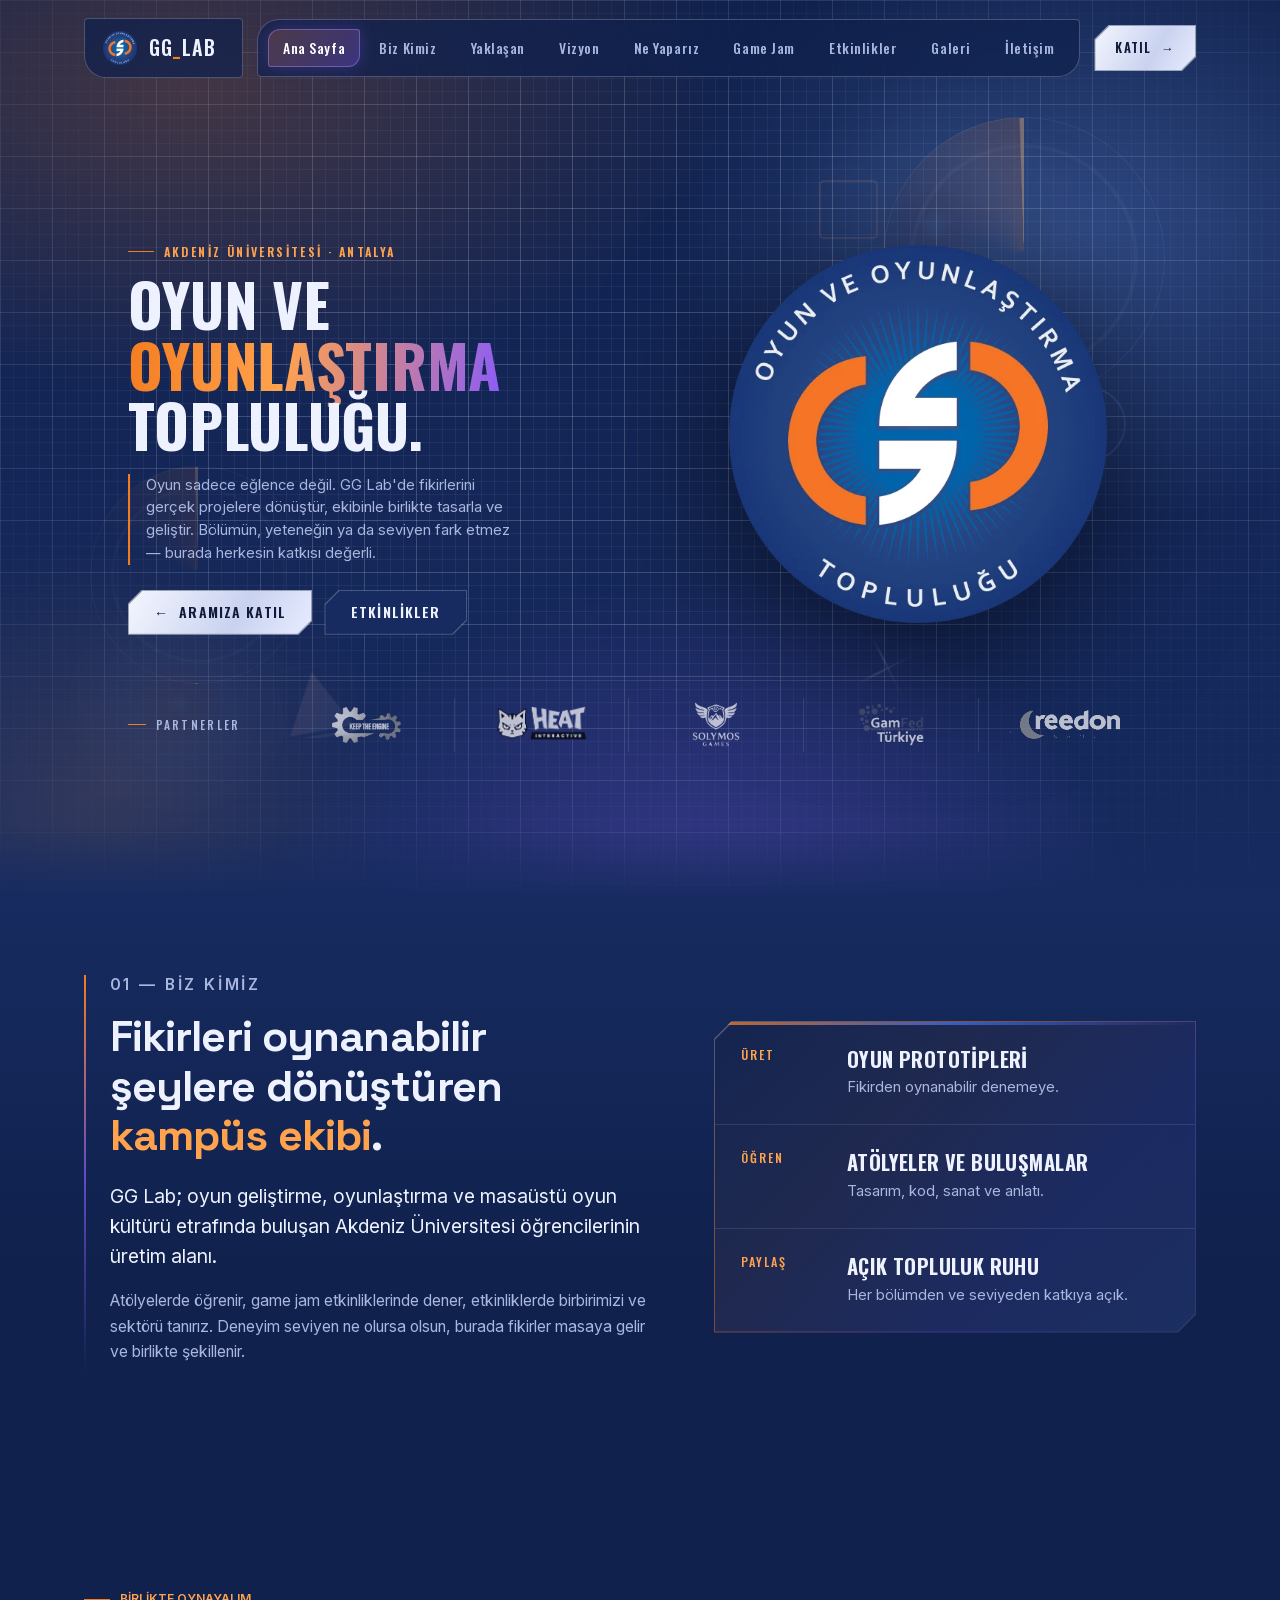
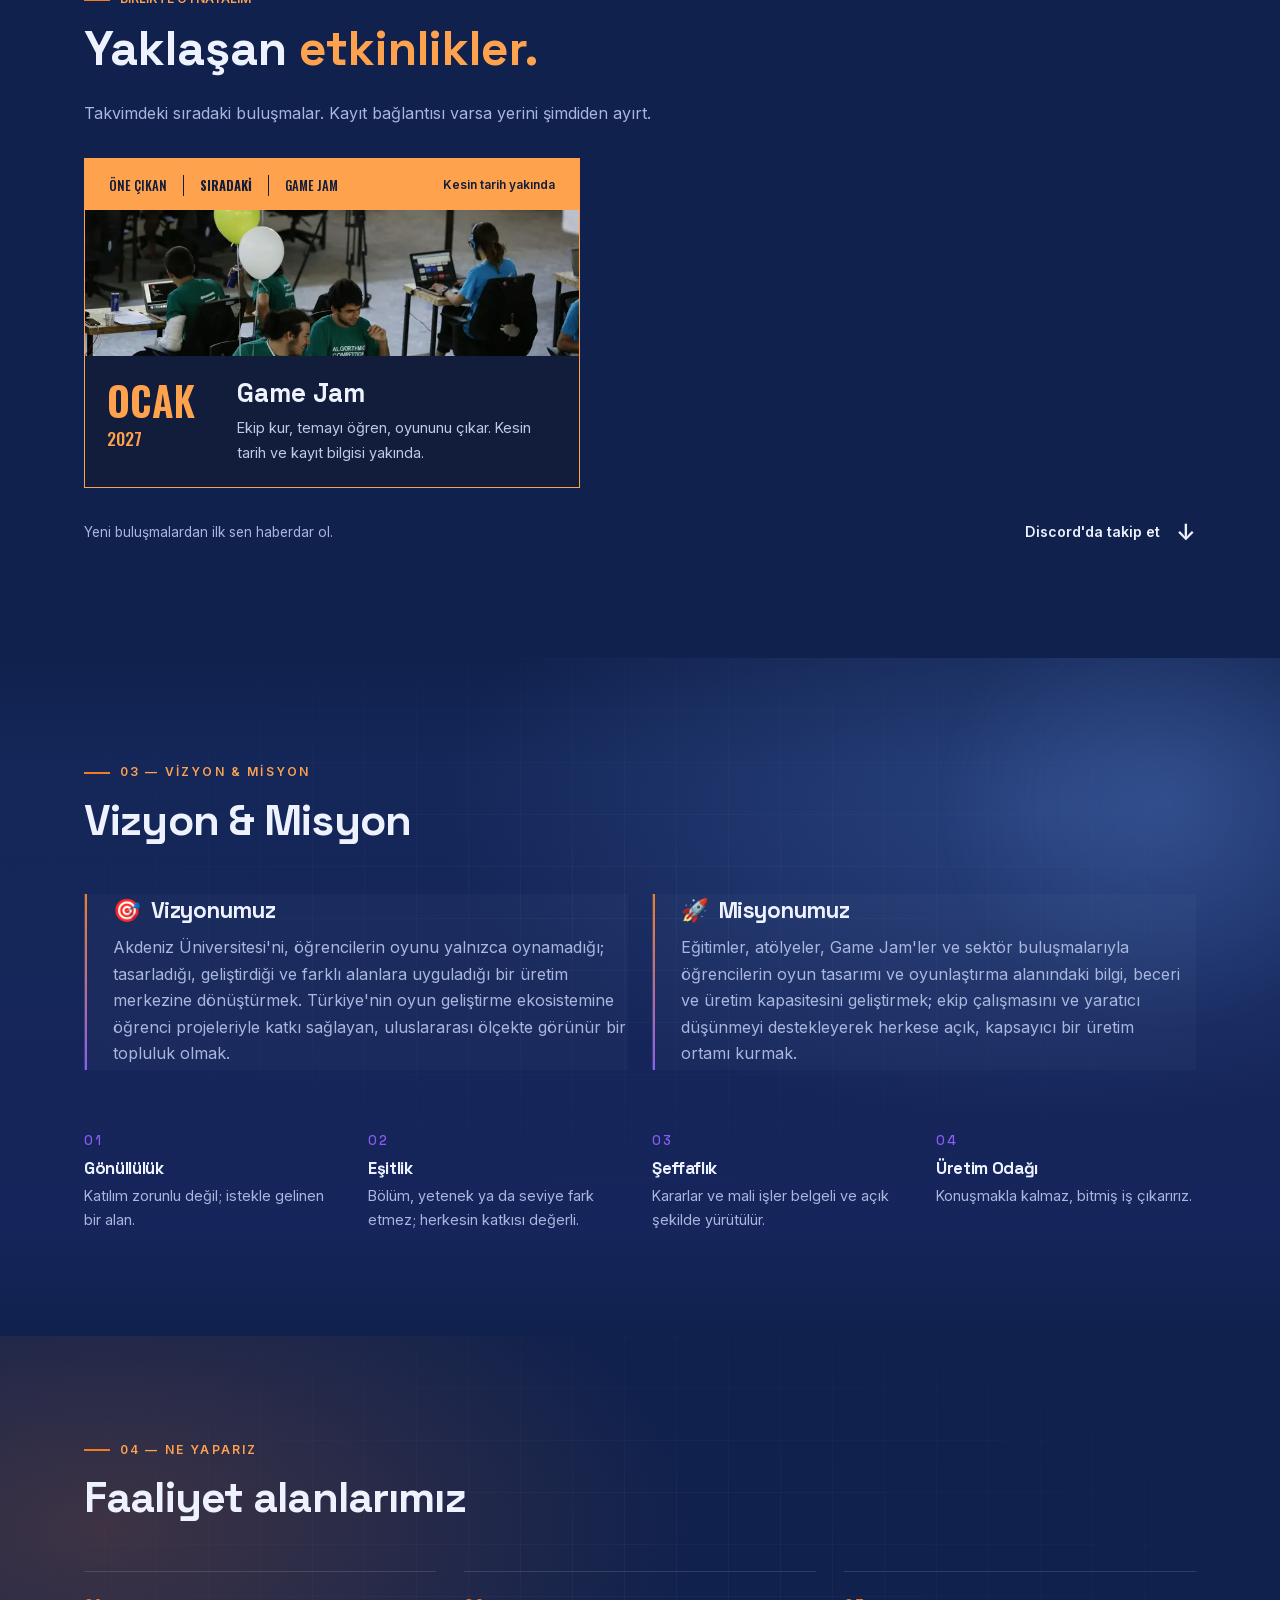
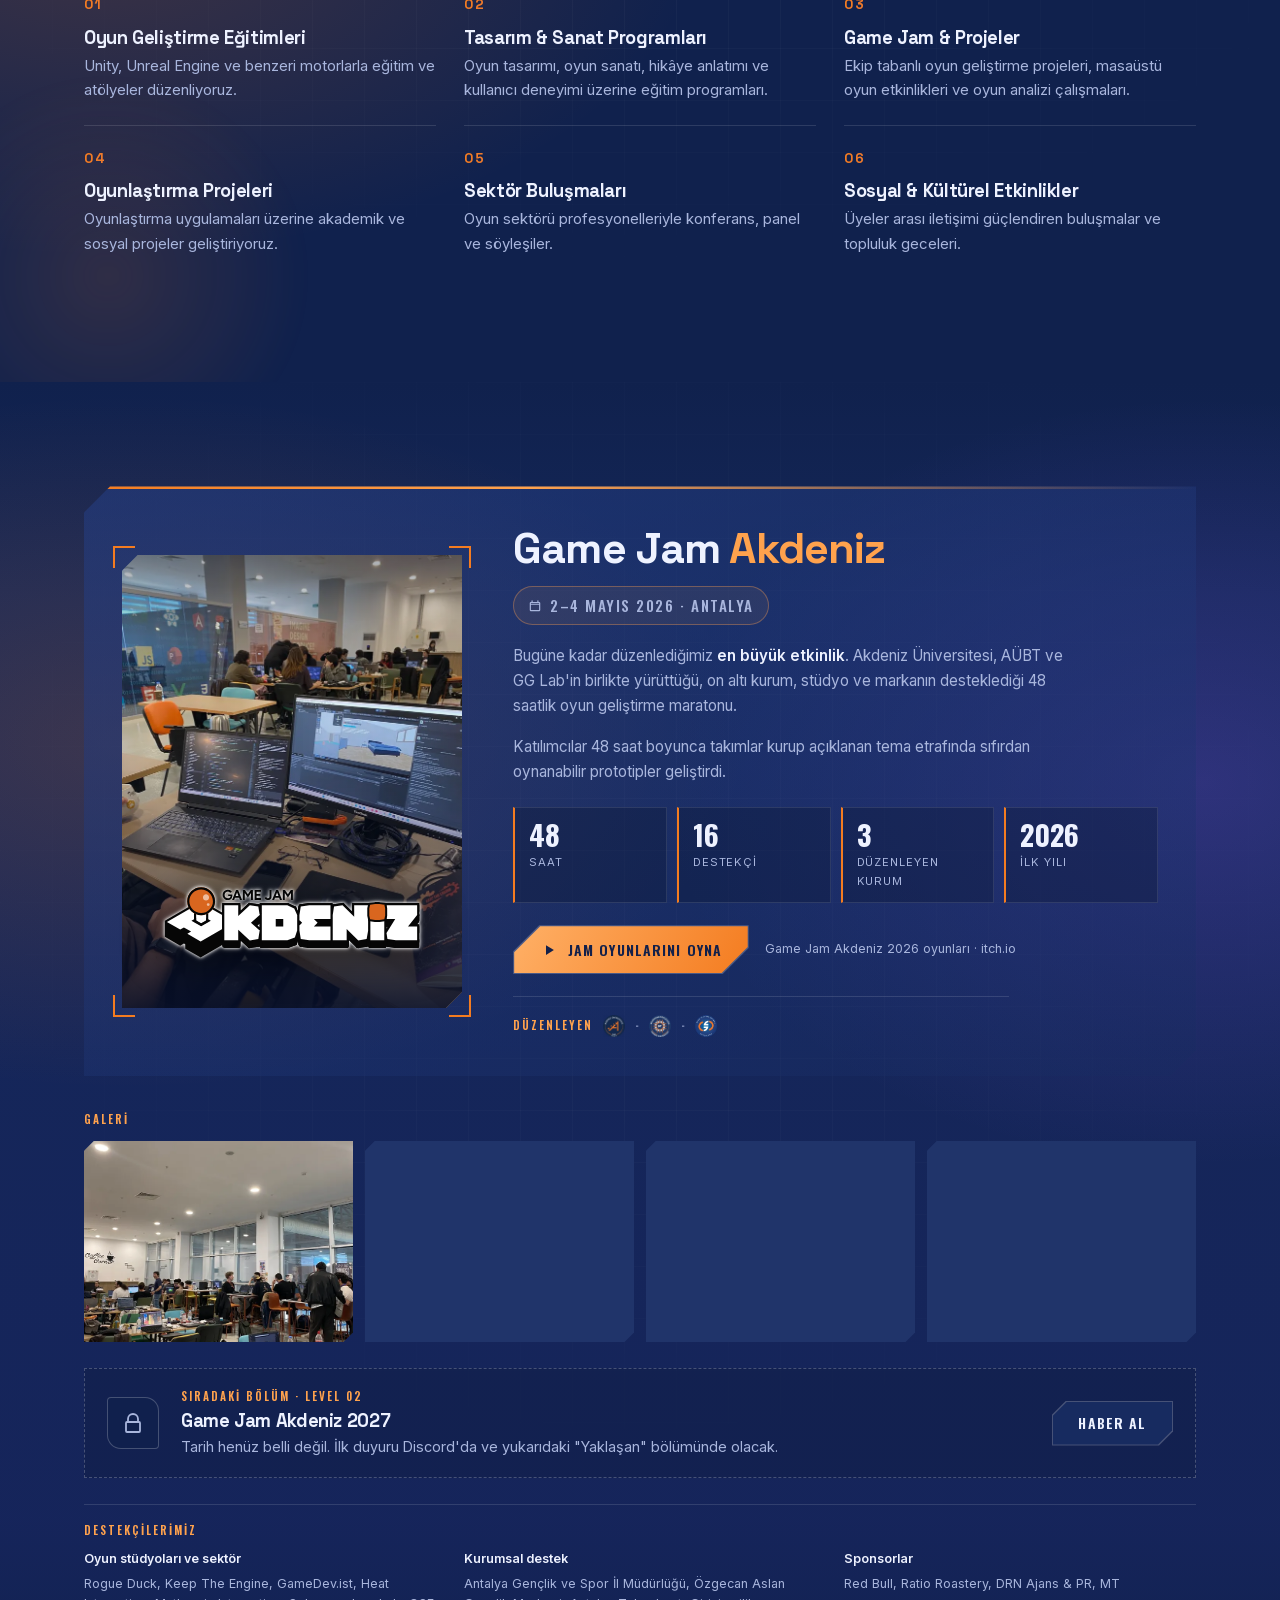
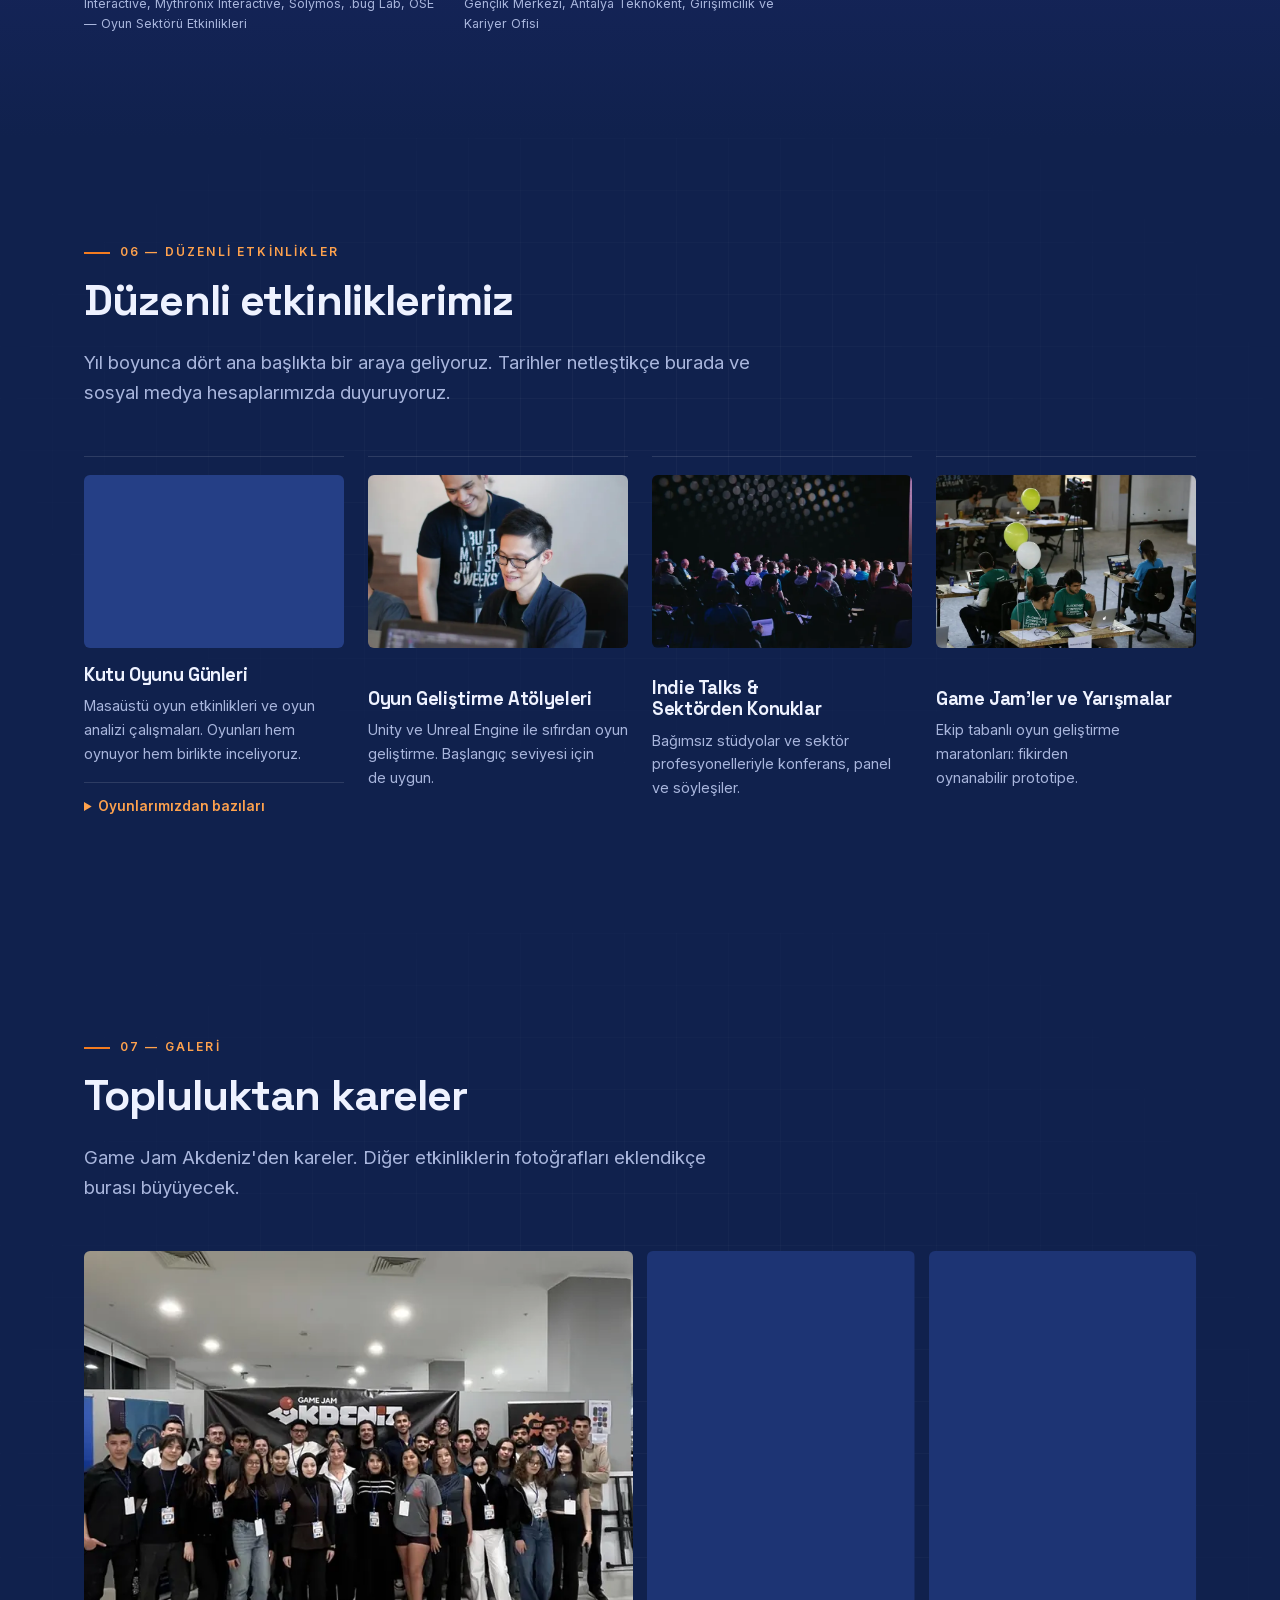
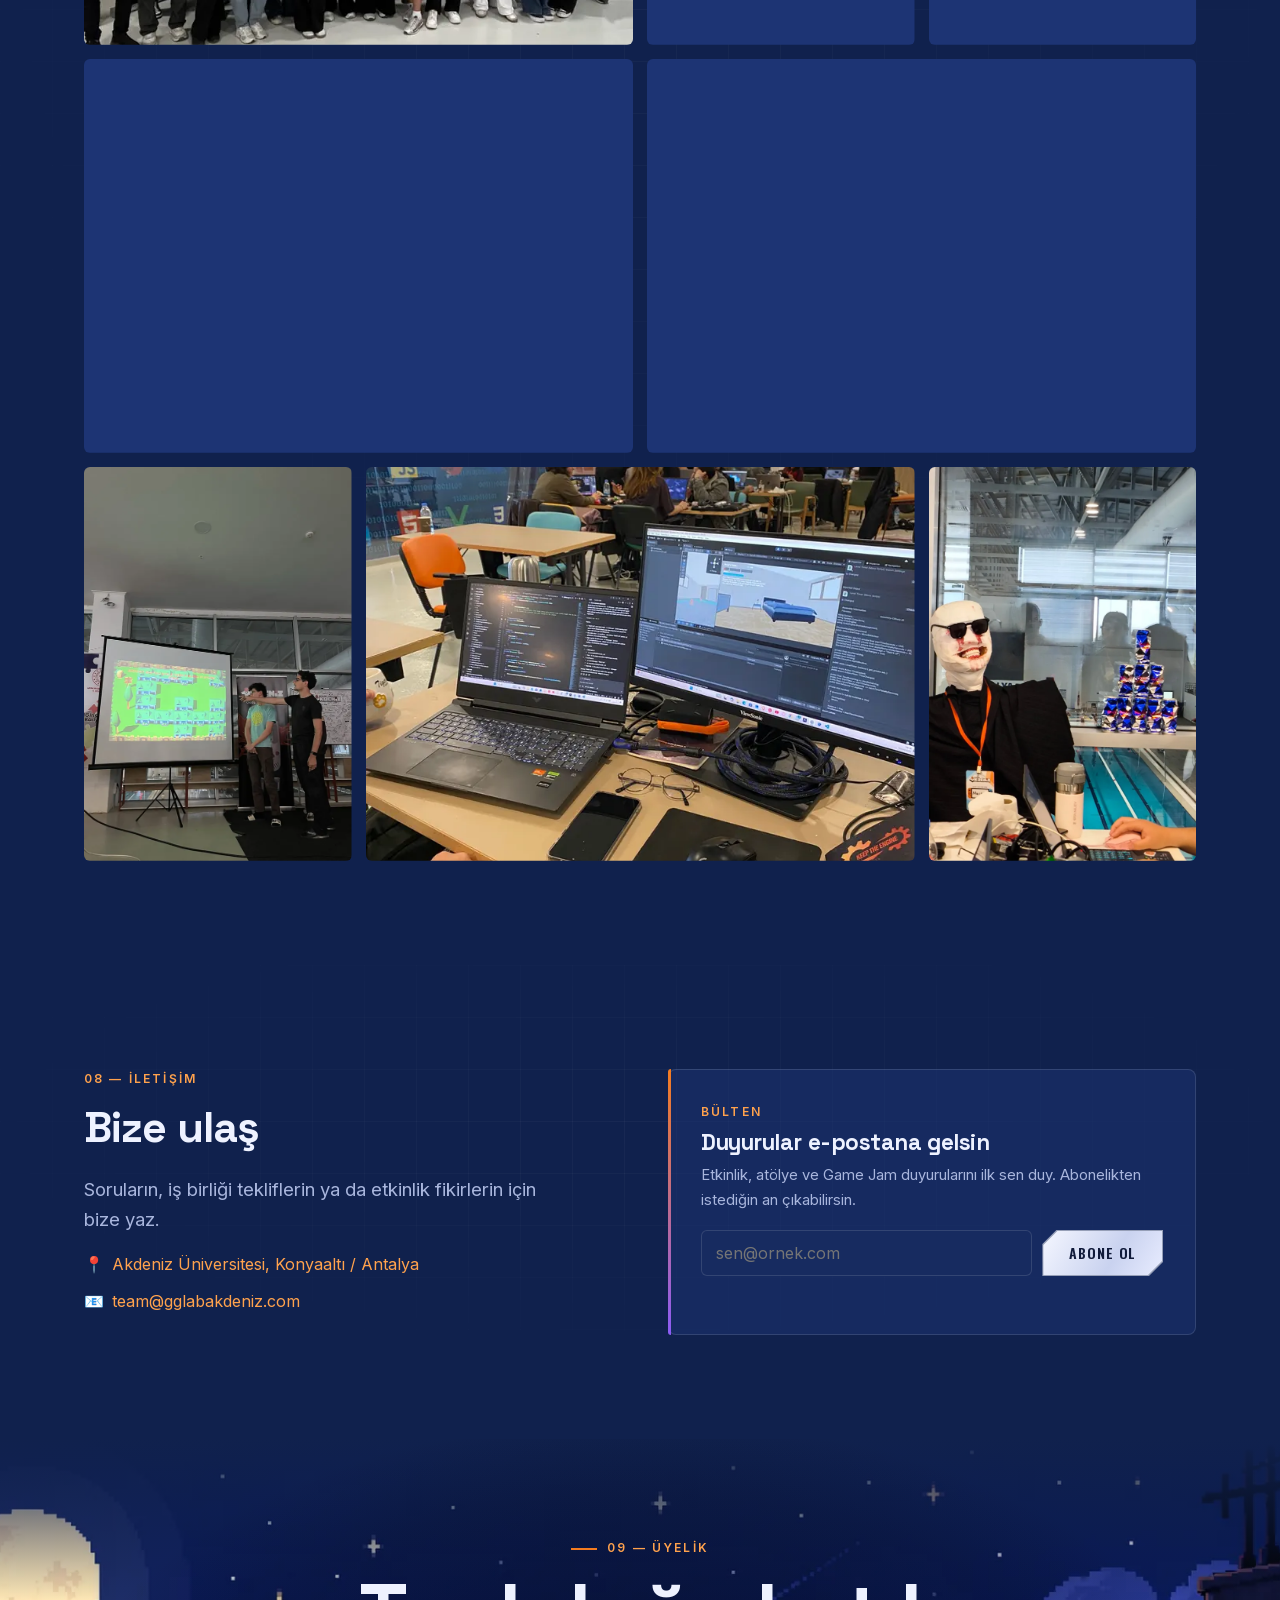
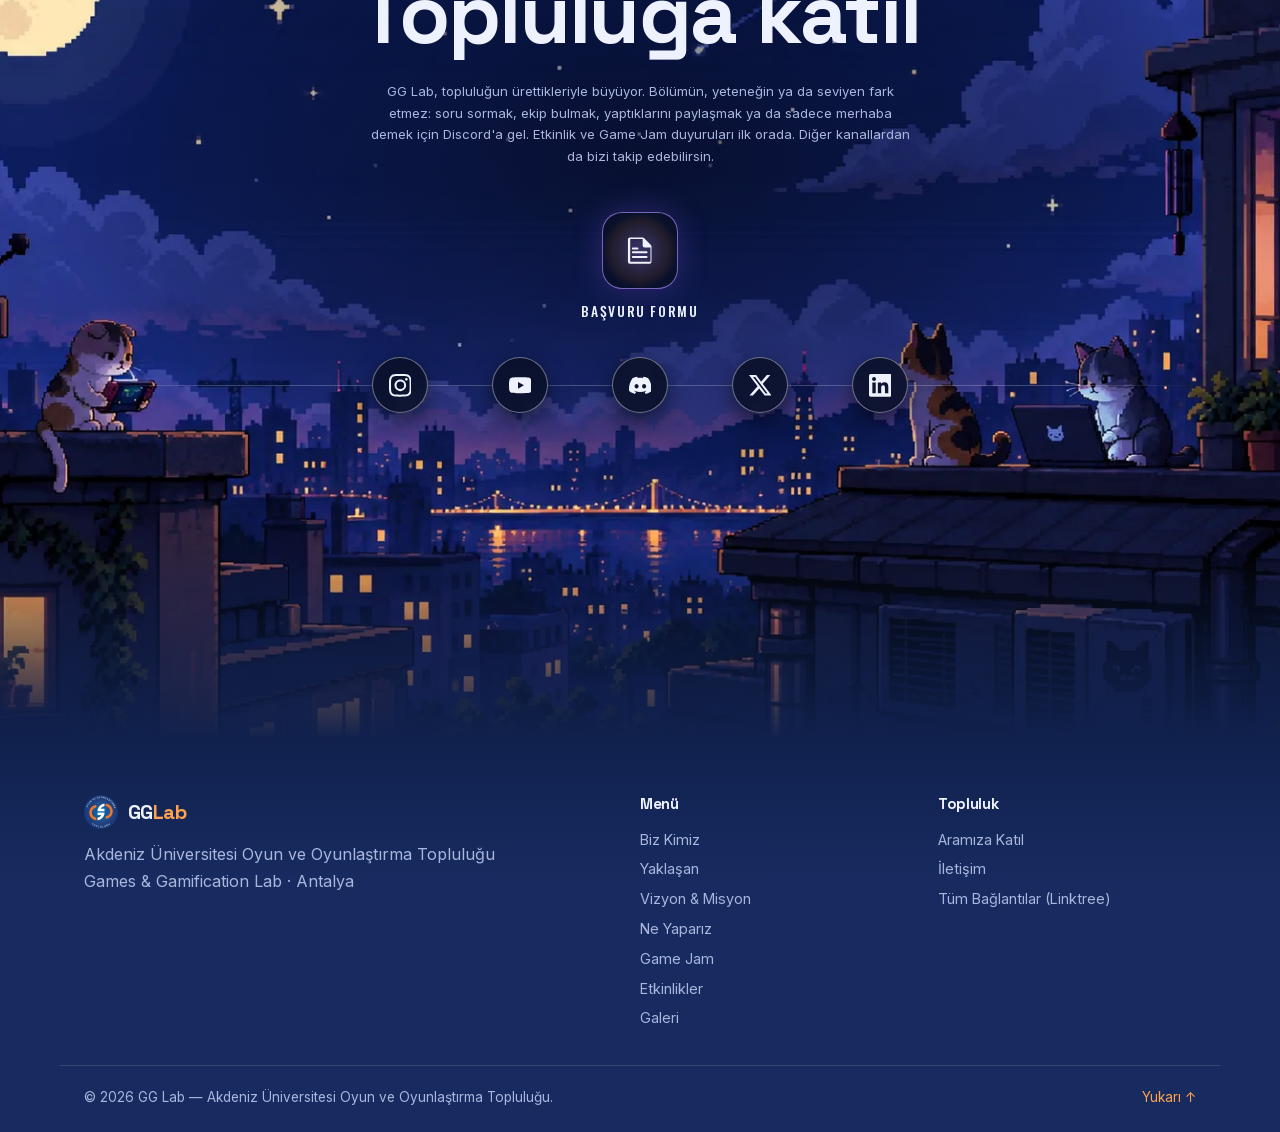
<file: index.html>
<!DOCTYPE html>
<html lang="tr">
<head>
<meta charset="UTF-8">
<meta name="viewport" content="width=device-width, initial-scale=1">
<meta name="theme-color" content="#10214d">
<script>document.documentElement.classList.add('js')</script>
<title data-i18n="meta.title">GG Lab — Akdeniz Üniversitesi Oyun ve Oyunlaştırma Topluluğu</title>
<meta name="description" data-i18n-meta="meta.desc" content="Akdeniz Üniversitesi Oyun ve Oyunlaştırma Topluluğu (GG Lab). Oyun geliştirme atölyeleri, Game Jam etkinlikleri, Indie Talks ve kutu oyunu günleri.">
<meta property="og:title" content="GG Lab — Oyun ve Oyunlaştırma Topluluğu">
<meta property="og:description" content="Akdeniz Üniversitesi'nde oyun geliştir, oyunlaştırmayı keşfet, birlikte üret.">
<!-- og:image mutlak URL olmalı; alan adı değişirse bu iki satırı güncelle -->
<meta property="og:url" content="https://nehirra.github.io/gglab-web/">
<meta property="og:image" content="https://nehirra.github.io/gglab-web/assets/img/logo-yazili.png">
<meta name="twitter:card" content="summary">
<meta property="og:type" content="website">
<link rel="icon" href="assets/img/logo-yazisiz.png" type="image/png">
<link rel="apple-touch-icon" href="assets/img/logo-yazisiz.png">
<!-- Hero'nun ilk karede kullandığı fontlar; diğerleri style.css'teki @font-face ile gerektiğinde iner -->
<link rel="preload" href="assets/fonts/oswald-latin.woff2" as="font" type="font/woff2" crossorigin>
<link rel="preload" href="assets/fonts/oswald-tr.woff2" as="font" type="font/woff2" crossorigin>
<link rel="preload" href="assets/fonts/inter-latin.woff2" as="font" type="font/woff2" crossorigin>
<link rel="stylesheet" href="css/style.css">
<link rel="stylesheet" href="css/hud.css">
</head>
<body>
<div class="scroll-progress" id="scrollProgress" aria-hidden="true"></div>
<a class="skip-link" href="#main" data-i18n="a11y.skip">İçeriğe geç</a>

<header class="site-header hud-header" id="siteHeader">
  <div class="container hud-bar">

    <a class="hud-logo" href="#top">
      <span class="hud-logo-mark"><img src="assets/img/logo-yazili-68.webp" alt="" width="34" height="34"></span>
      <span class="hud-logo-text">GG<span class="us">_</span>LAB</span>
    </a>

    <div class="hud-navwrap">
      <nav class="nav hud-nav" id="nav" aria-label="Ana menü" data-i18n-aria="a11y.nav">
        <a href="#top" class="active" data-i18n="nav.home">Ana Sayfa</a>
        <a href="#hakkimizda" data-i18n="nav.about">Biz Kimiz</a>
        <a href="#yaklasan" data-i18n="nav.upcoming">Yaklaşan</a>
        <a href="#vizyon" data-i18n="nav.vision">Vizyon</a>
        <a href="#faaliyet" data-i18n="nav.what">Ne Yaparız</a>
        <a href="#gamejam" data-i18n="nav.jam">Game Jam</a>
        <a href="#etkinlikler" data-i18n="nav.events">Etkinlikler</a>
        <a href="#galeri" data-i18n="nav.gallery">Galeri</a>
        <a href="#iletisim" data-i18n="nav.contact">İletişim</a>
        <a class="cut-btn cut-btn-light nav-cta" href="#uyelik"><span data-i18n="nav.cta">ARAMIZA KATIL</span></a>
      </nav>
    </div>

    <button type="button" class="lang-toggle" id="langToggle" hidden aria-label="İngilizceye geç" data-i18n-aria="a11y.lang">
      <span class="lang-current">TR</span>
    </button>

    <a class="cut-btn cut-btn-light hud-menu" href="#uyelik"><span data-i18n="nav.ctaShort">KATIL <i>&#8594;</i></span></a>

    <button type="button" class="nav-toggle" id="navToggle" aria-expanded="false" aria-controls="nav" aria-label="Menüyü aç" data-i18n-aria="a11y.menuOpen">
      <span></span><span></span><span></span>
    </button>
  </div>
</header>

<main id="main">

  <!-- HERO -->
  <section class="hero hud-hero" id="top">
    <div class="hero-bg" aria-hidden="true">
      <span class="tech-ring tech-ring-a"></span>
      <span class="tech-ring tech-ring-b"></span>
      <span class="pad-symbol pad-square"></span>
      <span class="pad-symbol pad-x"></span>
      <span class="pad-symbol pad-circle"></span>
      <span class="pad-symbol pad-triangle"></span>
      <span class="xb xb-a" data-k="a"><svg viewBox="0 0 24 24" aria-hidden="true"><path d="M12 4 21 20H3Z"/></svg></span>
      <span class="xb xb-b" data-k="b"><svg viewBox="0 0 24 24" aria-hidden="true"><circle cx="12" cy="12" r="8"/></svg></span>
      <span class="xb xb-c" data-k="x"><svg viewBox="0 0 24 24" aria-hidden="true"><path d="M5 5l14 14M19 5 5 19"/></svg></span>
      <span class="xb xb-d" data-k="y"><svg viewBox="0 0 24 24" aria-hidden="true"><rect x="4.5" y="4.5" width="15" height="15"/></svg></span>
      <span class="xb xb-e" data-k="b"><svg viewBox="0 0 24 24" aria-hidden="true"><circle cx="12" cy="12" r="8"/></svg></span>
      <span class="xb xb-f" data-k="a"><svg viewBox="0 0 24 24" aria-hidden="true"><path d="M12 4 21 20H3Z"/></svg></span>
      <span class="xb xb-g" data-k="y"><svg viewBox="0 0 24 24" aria-hidden="true"><rect x="4.5" y="4.5" width="15" height="15"/></svg></span>
      <span class="xb xb-h" data-k="x"><svg viewBox="0 0 24 24" aria-hidden="true"><path d="M5 5l14 14M19 5 5 19"/></svg></span>
      <span class="xb xb-i" data-k="y"><svg viewBox="0 0 24 24" aria-hidden="true"><rect x="4.5" y="4.5" width="15" height="15"/></svg></span>
      <span class="xb xb-l" data-k="b"><svg viewBox="0 0 24 24" aria-hidden="true"><circle cx="12" cy="12" r="8"/></svg></span>
      <span class="light-orb orb-a"></span>
      <span class="light-orb orb-b"></span>
    </div>
    <!-- mini oyun skoru: ilk puanda görünür (main.js) -->
    <div class="xb-score" id="xbScore" aria-hidden="true" hidden><span data-i18n="game.score">SKOR</span> <b class="xb-score-val">0000</b></div>
    <div class="container">
      <div class="hud-frame">
        <div class="hud-hero-grid">
          <div class="hero-text">
            <p class="eyebrow hero-enter"><span class="tick" aria-hidden="true"></span><span data-i18n="hero.eyebrow">Akdeniz Üniversitesi · Antalya</span></p>
            <h1 class="hero-enter" data-i18n="hero.title">OYUN VE<br><span class="grad">OYUNLAŞTIRMA</span><br>TOPLULUĞU.</h1>
            <p class="lead hero-enter" data-i18n="hero.lead">Oyun sadece eğlence değil. GG Lab'de fikirlerini gerçek projelere
              dönüştür, ekibinle birlikte tasarla ve geliştir. Bölümün, yeteneğin ya da
              seviyen fark etmez — burada herkesin katkısı değerli.</p>
            <div class="hero-actions hero-enter">
              <a class="cut-btn cut-btn-light" href="#uyelik"><span data-i18n="hero.cta1"><i>&#8592;</i> Aramıza katıl</span></a>
              <a class="cut-btn cut-btn-ghost" href="#etkinlikler"><span data-i18n="hero.cta2">Etkinlikler</span></a>
            </div>
          </div>

          <div class="hero-visual hero-enter">
            <img src="assets/img/logo-yazili.webp" alt="" width="512" height="512" fetchpriority="high" style="aspect-ratio:1">
          </div>
        </div>

        <div class="hud-partners hero-enter">
          <span class="hud-partners-label" data-i18n="hero.partners">PARTNERLER</span>
          <ul class="hud-partners-list">
            <li><img class="logo-mark" src="assets/img/logos/keep-the-engine.webp" alt="Keep The Engine" width="232" height="120" decoding="async"></li>
            <li><img class="logo-mark" style="--k:1.3" src="assets/img/logos/heat-interactive.webp" alt="Heat Interactive" width="207" height="96" decoding="async"></li>
            <li><img class="logo-mark" style="--k:1.23" src="assets/img/logos/solymos-games.webp" alt="Solymos Games" width="130" height="120" decoding="async"></li>
            <li><img class="logo-mark" style="--k:1.18" src="assets/img/logos/gamfed-turkiye.webp" alt="GamFed Türkiye" width="170" height="110" decoding="async"></li>
            <li><img class="logo-mark" style="--k:.92" src="assets/img/logos/reedon-games.webp" alt="Reedon Games" width="210" height="62" decoding="async"></li>
          </ul>
        </div>
      </div>
    </div>
  </section>

  <!-- BİZ KİMİZ -->
  <section class="section about-bridge" id="hakkimizda">
    <div class="container about-bridge-inner">
      <div class="about-copy reveal">
        <p class="eyebrow" data-i18n="about.eyebrow">01 — Biz Kimiz</p>
        <h2 data-i18n="about.head">Fikirleri oynanabilir şeylere dönüştüren <span class="accent">kampüs ekibi</span>.</h2>
        <p class="about-lead" data-i18n="about.p1">GG Lab; oyun geliştirme, oyunlaştırma ve masaüstü oyun kültürü etrafında buluşan Akdeniz Üniversitesi öğrencilerinin üretim alanı.</p>
        <p data-i18n="about.p2">Atölyelerde öğrenir, game jam etkinliklerinde dener, etkinliklerde birbirimizi ve sektörü tanırız. Deneyim seviyen ne olursa olsun, burada fikirler masaya gelir ve birlikte şekillenir.</p>
      </div>
      <div class="about-panel reveal reveal-r" role="group" aria-label="GG Lab çalışma alanları" data-i18n-aria="about.panelAria">
        <span class="about-panel-line" aria-hidden="true"></span>
        <article class="about-signal">
          <span class="signal-code" data-i18n="about.s1k">ÜRET</span>
          <h3 data-i18n="about.s1h">Oyun prototipleri</h3>
          <p data-i18n="about.s1p">Fikirden oynanabilir denemeye.</p>
        </article>
        <article class="about-signal">
          <span class="signal-code" data-i18n="about.s2k">ÖĞREN</span>
          <h3 data-i18n="about.s2h">Atölyeler ve buluşmalar</h3>
          <p data-i18n="about.s2p">Tasarım, kod, sanat ve anlatı.</p>
        </article>
        <article class="about-signal">
          <span class="signal-code" data-i18n="about.s3k">PAYLAŞ</span>
          <h3 data-i18n="about.s3h">Açık topluluk ruhu</h3>
          <p data-i18n="about.s3p">Her bölümden ve seviyeden katkıya açık.</p>
        </article>
      </div>
    </div>
  </section>

  <!-- YAKLAŞAN ETKİNLİKLER — liste data-sheet'teki CSV'den gelir: şimdilik repodaki
       content/etkinlikler.csv, ileride yayınlanmış bir Google E-Tablosu adresi.
       Sütunlar ve düzenleme: README > Yaklaşan etkinlikler. Geçmiş tarihler kendiliğinden gizlenir. -->
  <section class="section upcoming-section" id="yaklasan" data-sheet="content/etkinlikler.csv" aria-labelledby="upHeading">
    <div class="container">
      <div class="section-head up-heading reveal">
        <p class="eyebrow" data-i18n="up.eyebrow">Birlikte oynayalım</p>
        <h2 id="upHeading" data-i18n="up.head">Yaklaşan <span>etkinlikler.</span></h2>
        <p class="lead" data-i18n="up.lead">Takvimdeki sıradaki buluşmalar. Kayıt bağlantısı varsa yerini şimdiden ayırt.</p>
      </div>
      <div class="upcoming" id="upcoming" aria-busy="true">
        <div class="up-skeleton" aria-hidden="true"><span></span><span></span></div>
        <ol class="up-list" id="upList" hidden></ol>
        <div class="up-footer" id="upFooter" hidden>
          <p data-i18n="up.followNote">Yeni buluşmalardan ilk sen haberdar ol.</p>
          <a href="#uyelik"><span data-i18n="up.follow">Discord'da takip et</span><span class="up-arrow" aria-hidden="true">↓</span></a>
        </div>
        <div class="up-empty" id="upEmpty" hidden>
          <p class="up-empty-h" id="upEmptyH" data-i18n="up.emptyH">Takvim şu an boş, ama uzun sürmez.</p>
          <p data-i18n="up.emptyP">Yeni etkinlikler ilk Discord'da duyuruluyor; katıl, kaçırma.</p>
          <a class="cut-btn cut-btn-light" href="https://discord.gg/wFtA5EvmnW" target="_blank" rel="noopener noreferrer"><span><span data-i18n="up.emptyCta"><span lang="en">Discord</span>'a katıl</span></span></a>
        </div>
        <noscript><p class="up-noscript">Etkinlik takvimi için JavaScript gerekiyor. Duyurular Discord ve Instagram hesaplarımızda.</p></noscript>
      </div>
    </div>
  </section>

  <!-- VİZYON & MİSYON -->
  <section class="section section-alt" id="vizyon">
    <div class="container">
      <div class="section-head reveal">
        <p class="eyebrow" data-i18n="vision.eyebrow">03 — Vizyon &amp; Misyon</p>
        <h2 data-i18n="vision.head">Vizyon &amp; Misyon</h2>
      </div>
      <div class="vm-grid">
        <article class="vm-card spotlight reveal reveal-l">
          <h3><span class="vm-ico" aria-hidden="true">🎯</span> <span data-i18n="vision.v">Vizyonumuz</span></h3>
          <p data-i18n="vision.vp">Akdeniz Üniversitesi'ni, öğrencilerin oyunu yalnızca oynamadığı; tasarladığı, geliştirdiği ve
            farklı alanlara uyguladığı bir üretim merkezine dönüştürmek. Türkiye'nin oyun geliştirme
            ekosistemine öğrenci projeleriyle katkı sağlayan, uluslararası ölçekte görünür bir topluluk olmak.</p>
        </article>
        <article class="vm-card spotlight reveal reveal-r">
          <h3><span class="vm-ico" aria-hidden="true">🚀</span> <span data-i18n="vision.m">Misyonumuz</span></h3>
          <p data-i18n="vision.mp">Eğitimler, atölyeler, Game Jam'ler ve sektör buluşmalarıyla öğrencilerin oyun tasarımı ve
            oyunlaştırma alanındaki bilgi, beceri ve üretim kapasitesini geliştirmek; ekip çalışmasını ve
            yaratıcı düşünmeyi destekleyerek herkese açık, kapsayıcı bir üretim ortamı kurmak.</p>
        </article>
      </div>
      <div class="values reveal">
        <div class="value"><span>01</span><h4 data-i18n="vision.n1h">Gönüllülük</h4><p data-i18n="vision.n1p">Katılım zorunlu değil; istekle gelinen bir alan.</p></div>
        <div class="value"><span>02</span><h4 data-i18n="vision.n2h">Eşitlik</h4><p data-i18n="vision.n2p">Bölüm, yetenek ya da seviye fark etmez; herkesin katkısı değerli.</p></div>
        <div class="value"><span>03</span><h4 data-i18n="vision.n3h">Şeffaflık</h4><p data-i18n="vision.n3p">Kararlar ve mali işler belgeli ve açık şekilde yürütülür.</p></div>
        <div class="value"><span>04</span><h4 data-i18n="vision.n4h">Üretim Odağı</h4><p data-i18n="vision.n4p">Konuşmakla kalmaz, bitmiş iş çıkarırız.</p></div>
      </div>
    </div>
  </section>

  <!-- FAALİYET ALANLARI -->
  <section class="section" id="faaliyet">
    <div class="container">
      <div class="section-head reveal">
        <p class="eyebrow" data-i18n="act.eyebrow">04 — Ne Yaparız</p>
        <h2 data-i18n="act.head">Faaliyet alanlarımız</h2>
      </div>
      <div class="feature-grid">
        <article class="card feature spotlight reveal reveal-l"><span class="card-num">01</span><h3 data-i18n="act.f1h">Oyun Geliştirme Eğitimleri</h3><p data-i18n="act.f1p">Unity, Unreal Engine ve benzeri motorlarla eğitim ve atölyeler düzenliyoruz.</p></article>
        <article class="card feature spotlight reveal reveal-zoom"><span class="card-num">02</span><h3 data-i18n="act.f2h">Tasarım &amp; Sanat Programları</h3><p data-i18n="act.f2p">Oyun tasarımı, oyun sanatı, hikâye anlatımı ve kullanıcı deneyimi üzerine eğitim programları.</p></article>
        <article class="card feature spotlight reveal reveal-r"><span class="card-num">03</span><h3 data-i18n="act.f3h">Game Jam &amp; Projeler</h3><p data-i18n="act.f3p">Ekip tabanlı oyun geliştirme projeleri, masaüstü oyun etkinlikleri ve oyun analizi çalışmaları.</p></article>
        <article class="card feature spotlight reveal reveal-l"><span class="card-num">04</span><h3 data-i18n="act.f4h">Oyunlaştırma Projeleri</h3><p data-i18n="act.f4p">Oyunlaştırma uygulamaları üzerine akademik ve sosyal projeler geliştiriyoruz.</p></article>
        <article class="card feature spotlight reveal reveal-zoom"><span class="card-num">05</span><h3 data-i18n="act.f5h">Sektör Buluşmaları</h3><p data-i18n="act.f5p">Oyun sektörü profesyonelleriyle konferans, panel ve söyleşiler.</p></article>
        <article class="card feature spotlight reveal reveal-r"><span class="card-num">06</span><h3 data-i18n="act.f6h">Sosyal &amp; Kültürel Etkinlikler</h3><p data-i18n="act.f6p">Üyeler arası iletişimi güçlendiren buluşmalar ve topluluk geceleri.</p></article>
      </div>
    </div>
  </section>

  <!-- GAME JAM AKDENİZ — "bölüm seçme" ekranı: oyun kutusu kapağı, bölüm bilgileri,
       ekran görüntüleri, kilitli sıradaki bölüm ve jenerik -->
  <section class="section section-alt" id="gamejam">
    <div class="container">
      <article class="level reveal">
        <figure class="level-cover">
          <img class="level-cover-img" src="assets/img/gallery/jam-06-t.webp" alt="" width="700" height="933" loading="lazy" decoding="async">
          <img class="level-logo" src="assets/img/gamejam-logo.svg" alt="Game Jam Akdeniz" width="1281" height="489" loading="lazy">
        </figure>

        <div class="level-info">
          <h2 data-i18n="jam.head">Game Jam <span class="accent">Akdeniz</span></h2>
          <p class="level-when">
            <svg class="ic" viewBox="0 0 24 24" aria-hidden="true"><path d="M7 3v3M17 3v3M4 9h16M5 6h14a1 1 0 0 1 1 1v12a1 1 0 0 1-1 1H5a1 1 0 0 1-1-1V7a1 1 0 0 1 1-1Z"/></svg>
            <span data-i18n="jam.when">2–4 Mayıs 2026 · Antalya</span>
          </p>
          <p data-i18n="jam.p1">Bugüne kadar düzenlediğimiz <strong>en büyük etkinlik</strong>.
            Akdeniz Üniversitesi, AÜBT ve GG Lab'in birlikte
            yürüttüğü, on altı kurum, stüdyo ve markanın desteklediği 48 saatlik oyun geliştirme maratonu.</p>
          <p data-i18n="jam.p2">Katılımcılar 48 saat boyunca takımlar kurup açıklanan tema
            etrafında sıfırdan oynanabilir prototipler geliştirdi.</p>

          <dl class="level-stats">
            <div><dt data-count="48">48</dt><dd data-i18n="jam.s1">saat</dd></div>
            <div><dt data-count="16">16</dt><dd data-i18n="jam.s2">destekçi</dd></div>
            <div><dt data-count="3">3</dt><dd data-i18n="jam.s3">düzenleyen kurum</dd></div>
            <div><dt>2026</dt><dd data-i18n="jam.s4">ilk yılı</dd></div>
          </dl>

          <div class="level-actions">
            <a class="cut-btn cut-btn-play" href="https://itch.io/jam/akdeniz-gamejam-2026/entries" target="_blank" rel="noopener noreferrer">
              <span><svg class="ic-play" viewBox="0 0 24 24" aria-hidden="true"><path d="M8 5.5v13l10.5-6.5Z"/></svg><span data-i18n="jam.itch">Jam oyunlarını oyna</span></span>
            </a>
            <span class="level-actions-sub" data-i18n="jam.itchSub">Game Jam Akdeniz 2026 oyunları · itch.io</span>
          </div>

          <p class="level-by">
            <span class="level-label" data-i18n="jam.byLabel">Düzenleyen</span>
            <img class="logo-mark" src="assets/img/logos/akdeniz-universitesi.webp" alt="Akdeniz Üniversitesi" width="96" height="96" decoding="async">
            <span class="level-by-sep" aria-hidden="true">·</span>
            <img class="logo-mark" src="assets/img/logos/aubt.webp" alt="AÜBT" width="96" height="96" decoding="async">
            <span class="level-by-sep" aria-hidden="true">·</span>
            <img class="logo-mark" src="assets/img/logo-yazili-68.webp" alt="GG Lab" width="68" height="68" decoding="async">
          </p>
        </div>
      </article>

      <!-- ekran görüntüleri: tıklanınca galerideki aynı fotoğrafın büyük hâli açılır (main.js);
           JS yoksa bağlantı fotoğrafın kendisini açar -->
      <div class="level-shots reveal">
        <p class="level-label" data-i18n="jam.shotsH">Galeri</p>
        <ul>
          <li><a class="level-shot" href="assets/img/gallery/jam-05.webp" data-shot="jam-05" aria-label="Jam alanı" data-i18n-aria="gal.g5"><img src="assets/img/gallery/jam-05-t.webp" alt="" width="700" height="933" loading="lazy" decoding="async"></a></li>
          <li><a class="level-shot" href="assets/img/gallery/jam-08.webp" data-shot="jam-08" aria-label="Sahnede oyun sunumu" data-i18n-aria="gal.g8"><img src="assets/img/gallery/jam-08-t.webp" alt="" width="700" height="933" loading="lazy" decoding="async"></a></li>
          <li><a class="level-shot" href="assets/img/gallery/jam-01.webp" data-shot="jam-01" aria-label="Game Jam Akdeniz — katılımcılar" data-i18n-aria="gal.g1"><img src="assets/img/gallery/jam-01-t.webp" alt="" width="700" height="933" loading="lazy" decoding="async"></a></li>
          <li><a class="level-shot" href="assets/img/gallery/jam-02.webp" data-shot="jam-02" aria-label="Ödül töreni" data-i18n-aria="gal.g2"><img src="assets/img/gallery/jam-02-t.webp" alt="" width="700" height="933" loading="lazy" decoding="async"></a></li>
        </ul>
      </div>

      <!-- sıradaki bölüm: tarih açıklanana kadar kilitli -->
      <div class="level-next reveal">
        <span class="level-lock" aria-hidden="true"><svg viewBox="0 0 24 24"><path d="M7 11V8a5 5 0 0 1 10 0v3M6 11h12a1 1 0 0 1 1 1v8a1 1 0 0 1-1 1H6a1 1 0 0 1-1-1v-8a1 1 0 0 1 1-1Z"/></svg></span>
        <div class="level-next-text">
          <p class="level-label" data-i18n="jam.nextK">Sıradaki bölüm · Level 02</p>
          <h3 data-i18n="jam.nextH">Game Jam Akdeniz 2027</h3>
          <p data-i18n="jam.nextP">Tarih henüz belli değil. İlk duyuru Discord'da ve yukarıdaki "Yaklaşan" bölümünde olacak.</p>
        </div>
        <a class="cut-btn cut-btn-ghost" href="https://discord.gg/wFtA5EvmnW" target="_blank" rel="noopener noreferrer"><span data-i18n="jam.nextCta">Haber al</span></a>
      </div>

      <!-- jenerik: destekçiler, oyunların bitişindeki emeği geçenler listesi gibi -->
      <div class="level-credits reveal">
        <p class="level-label" data-i18n="jam.creditsH">Destekçilerimiz</p>
        <dl>
          <div><dt data-i18n="jam.studioH">Oyun stüdyoları ve sektör</dt><dd>Rogue Duck, Keep The Engine, GameDev.ist, Heat Interactive, Mythronix Interactive, Solymos, .bug Lab, OSE — Oyun Sektörü Etkinlikleri</dd></div>
          <div><dt data-i18n="jam.instH">Kurumsal destek</dt><dd>Antalya Gençlik ve Spor İl Müdürlüğü, Özgecan Aslan Gençlik Merkezi, Antalya Teknokent, Girişimcilik ve Kariyer Ofisi</dd></div>
          <div><dt data-i18n="jam.sponsorH">Sponsorlar</dt><dd>Red Bull, Ratio Roastery, DRN Ajans &amp; PR, MT</dd></div>
        </dl>
      </div>
    </div>
  </section>

  <!-- DÜZENLİ ETKİNLİKLER -->
  <section class="section" id="etkinlikler">
    <div class="container">
      <div class="section-head reveal">
        <p class="eyebrow" data-i18n="ev.eyebrow">06 — Düzenli Etkinlikler</p>
        <h2 data-i18n="ev.head">Düzenli etkinliklerimiz</h2>
        <p class="lead" data-i18n="ev.lead">Yıl boyunca dört ana başlıkta bir araya geliyoruz.
          Tarihler netleştikçe burada ve sosyal medya hesaplarımızda duyuruyoruz.</p>
      </div>

      <div class="events" id="events">
        <article class="event-card spotlight reveal reveal-zoom">
          <div class="event-media"><img src="assets/img/event-kutu.webp" alt="" width="800" height="450" loading="lazy" decoding="async"></div>
          <div class="event-body">
            <div>
              <h3 data-i18n="ev.e1h">Kutu Oyunu Günleri</h3>
              <p data-i18n="ev.e1p">Masaüstü oyun etkinlikleri ve oyun analizi çalışmaları.
                Oyunları hem oynuyor hem birlikte inceliyoruz.</p>
              <details class="event-games">
                <summary data-i18n="ev.games">Oyunlarımızdan bazıları</summary>
                <ul>
                  <li>Marvel Champions</li>
                  <li>Bang! <span data-i18n="ev.twoCopies">(2 adet)</span></li>
                  <li>Munchkin + DLC</li>
                  <li>Munchkin Cthulhu</li>
                  <li>Cascadia</li>
                  <li>Gulyabani</li>
                  <li>İz Peşinde</li>
                  <li>Kayıp Ada</li>
                  <li>Epik Büyü Savaşları</li>
                  <li>Monopoly Star Wars</li>
                </ul>
              </details>
            </div>
          </div>
        </article>

        <article class="event-card spotlight reveal reveal-zoom">
          <div class="event-media"><img src="assets/img/event-atolye.webp" alt="" width="800" height="473" loading="lazy" decoding="async"></div>
          <div class="event-body">
            <div>
              <h3 data-i18n="ev.e2h">Oyun Geliştirme Atölyeleri</h3>
              <p data-i18n="ev.e2p">Unity ve Unreal Engine ile sıfırdan oyun geliştirme.
                Başlangıç seviyesi için de uygun.</p>
            </div>
          </div>
        </article>

        <article class="event-card spotlight reveal reveal-zoom">
          <div class="event-media"><img src="assets/img/event-talks.webp" alt="" width="800" height="533" loading="lazy" decoding="async"></div>
          <div class="event-body">
            <div>
              <h3 data-i18n="ev.e3h">Indie Talks &amp; Sektörden Konuklar</h3>
              <p data-i18n="ev.e3p">Bağımsız stüdyolar ve sektör profesyonelleriyle
                konferans, panel ve söyleşiler.</p>
            </div>
          </div>
        </article>

        <article class="event-card spotlight reveal reveal-zoom">
          <div class="event-media"><img src="assets/img/event-jam.webp" alt="" width="800" height="533" loading="lazy" decoding="async"></div>
          <div class="event-body">
            <div>
              <h3 data-i18n="ev.e4h">Game Jam'ler ve Yarışmalar</h3>
              <p data-i18n="ev.e4p">Ekip tabanlı oyun geliştirme maratonları:
                fikirden oynanabilir prototipe.</p>
            </div>
          </div>
        </article>
      </div>
    </div>
  </section>

  <!-- GALERİ -->
  <section class="section" id="galeri">
    <div class="container">
      <div class="section-head reveal">
        <p class="eyebrow" data-i18n="gal.eyebrow">07 — Galeri</p>
        <h2 data-i18n="gal.head">Topluluktan kareler</h2>
        <p class="lead" data-i18n="gal.lead">Game Jam Akdeniz'den kareler. Diğer etkinliklerin fotoğrafları eklendikçe burası büyüyecek.</p>
      </div>
      <div class="gallery" id="gallery">
        <button type="button" class="shot gallery-reveal reveal wide tall" data-full="assets/img/gallery/jam-01.webp" data-caption="Game Jam Akdeniz — katılımcılar" data-i18n-cap="gal.g1" aria-label="Game Jam Akdeniz — katılımcılar" data-i18n-aria="gal.g1"><img src="assets/img/gallery/jam-01-t.webp" alt="" width="700" height="933" loading="lazy" decoding="async"></button>
        <button type="button" class="shot gallery-reveal reveal tall" data-full="assets/img/gallery/jam-02.webp" data-caption="Ödül töreni" data-i18n-cap="gal.g2" aria-label="Ödül töreni" data-i18n-aria="gal.g2"><img src="assets/img/gallery/jam-02-t.webp" alt="" width="700" height="933" loading="lazy" decoding="async"></button>
        <button type="button" class="shot gallery-reveal reveal tall" data-full="assets/img/gallery/jam-03.webp" data-caption="Ödül töreni" data-i18n-cap="gal.g3" aria-label="Ödül töreni" data-i18n-aria="gal.g3"><img src="assets/img/gallery/jam-03-t.webp" alt="" width="700" height="933" loading="lazy" decoding="async"></button>
        <button type="button" class="shot gallery-reveal reveal wide tall" data-full="assets/img/gallery/jam-04.webp" data-caption="Ödül töreni" data-i18n-cap="gal.g4" aria-label="Ödül töreni" data-i18n-aria="gal.g4"><img src="assets/img/gallery/jam-04-t.webp" alt="" width="700" height="933" loading="lazy" decoding="async"></button>
        <button type="button" class="shot gallery-reveal reveal wide tall" data-full="assets/img/gallery/jam-05.webp" data-caption="Jam alanı" data-i18n-cap="gal.g5" aria-label="Jam alanı" data-i18n-aria="gal.g5"><img src="assets/img/gallery/jam-05-t.webp" alt="" width="700" height="933" loading="lazy" decoding="async"></button>
        <button type="button" class="shot gallery-reveal reveal tall" data-full="assets/img/gallery/jam-08.webp" data-caption="Sahnede oyun sunumu" data-i18n-cap="gal.g8" aria-label="Sahnede oyun sunumu" data-i18n-aria="gal.g8"><img src="assets/img/gallery/jam-08-t.webp" alt="" width="700" height="933" loading="lazy" decoding="async"></button>
        <button type="button" class="shot gallery-reveal reveal wide tall" data-full="assets/img/gallery/jam-06.webp" data-caption="Unity'de geliştirme" data-i18n-cap="gal.g6" aria-label="Unity'de geliştirme" data-i18n-aria="gal.g6"><img src="assets/img/gallery/jam-06-t.webp" alt="" width="700" height="933" loading="lazy" decoding="async"></button>
        <button type="button" class="shot gallery-reveal reveal tall" data-full="assets/img/gallery/jam-07.webp" data-caption="Jam gecesinden bir kare" data-i18n-cap="gal.g7" aria-label="Jam gecesinden bir kare" data-i18n-aria="gal.g7"><img src="assets/img/gallery/jam-07-t.webp" alt="" width="700" height="1244" loading="lazy" decoding="async"></button>
      </div>
    </div>
  </section>

  <!-- İLETİŞİM -->
  <section class="section" id="iletisim">
    <!-- İletişim formu bir servise (Formspree vb.) bağlanana kadar gizli. Açmak için:
         forma action ekle, `hidden`'ı kaldır, bülten kutusunu bilgi sütununun altına taşı. -->
    <div class="container grid-2">
      <div class="reveal">
        <p class="eyebrow" data-i18n="ct.eyebrow">08 — İletişim</p>
        <h2 data-i18n="ct.head">Bize ulaş</h2>
        <p class="lead" data-i18n="ct.lead">Soruların, iş birliği tekliflerin ya da etkinlik fikirlerin için bize yaz.</p>

        <p class="contact-line"><span aria-hidden="true">📍</span> <a href="https://www.google.com/maps/search/?api=1&amp;query=Akdeniz+%C3%9Cniversitesi" target="_blank" rel="noopener noreferrer" data-i18n="ct.place">Akdeniz Üniversitesi, Konyaaltı / Antalya</a></p>
        <p class="contact-line"><span aria-hidden="true">📧</span> <a href="mailto:team@gglabakdeniz.com" data-i18n="ct.mail">team@gglabakdeniz.com</a></p>
      </div>

      <!-- Bülten: action boşken gönderim yapmaz, "yakında" notu gösterir.
           Servis/alan adı hazır olunca action="…" ve method="post" eklemek yeterli (main.js fetch ile yollar). -->
      <form class="newsletter reveal" id="newsletterForm" novalidate>
        <p class="eyebrow" data-i18n="nl.eyebrow">Bülten</p>
        <h3 data-i18n="nl.head">Duyurular e-postana gelsin</h3>
        <p class="muted" data-i18n="nl.lead">Etkinlik, atölye ve Game Jam duyurularını ilk sen duy. Abonelikten istediğin an çıkabilirsin.</p>
        <div class="newsletter-row">
          <label class="sr-only" for="nlEmail" data-i18n="form.email">E-posta</label>
          <input id="nlEmail" name="email" type="email" required autocomplete="email" inputmode="email" placeholder="sen@ornek.com" data-i18n-ph="form.emailPh">
          <button class="cut-btn cut-btn-light" type="submit"><span data-i18n="nl.send">Abone ol</span></button>
        </div>
        <p class="form-note" id="nlNote" role="status"></p>
      </form>

      <form class="contact-form reveal" id="contactForm" novalidate hidden>
        <div class="field">
          <label for="name" data-i18n="form.name">Ad Soyad</label>
          <input id="name" name="name" type="text" required placeholder="Adın ne?" data-i18n-ph="form.namePh">
        </div>
        <div class="field">
          <label for="email" data-i18n="form.email">E-posta</label>
          <input id="email" name="email" type="email" required placeholder="sen@ornek.com" data-i18n-ph="form.emailPh">
        </div>
        <div class="field">
          <label for="topic" data-i18n="form.topic">Konu</label>
          <select id="topic" name="topic">
            <option data-i18n="form.t4">Sponsorluk ve iş birliği</option>
            <option data-i18n="form.t1">Topluluğa üye olmak istiyorum</option>
            <option data-i18n="form.t2">Etkinlik / atölye sorusu</option>
            <option data-i18n="form.t3">Game Jam katılımı</option>
            <option data-i18n="form.t5">Diğer</option>
          </select>
        </div>
        <div class="field">
          <label for="message" data-i18n="form.msg">Mesaj</label>
          <textarea id="message" name="message" rows="4" required placeholder="Kısaca anlat..." data-i18n-ph="form.msgPh"></textarea>
        </div>
        <button class="btn btn-primary btn-block" type="submit" data-i18n="form.send">Gönder</button>
        <p class="form-note" id="formNote" role="status"></p>
        <p class="muted form-hint" data-i18n="form.hint">Form şu an taslak: gönderim için bir servis (Formspree, Google Form vb.) bağlanmalı.</p>
      </form>
    </div>
  </section>

  <!-- ÜYELİK -->
  <section class="section section-alt" id="uyelik">
    <div class="shooting-stars" aria-hidden="true">
      <i style="--x:4%;--y:8%;--dx:-220px;--dy:144px;--dur:20s;--delay:0s"></i>
      <i style="--x:16%;--y:20%;--dx:-195px;--dy:127px;--dur:20s;--delay:2.2s"></i>
      <i style="--x:30%;--y:10%;--dx:-240px;--dy:157px;--dur:20s;--delay:4.4s"></i>
      <i style="--x:42%;--y:18%;--dx:-205px;--dy:134px;--dur:20s;--delay:6.7s"></i>
      <i style="--x:54%;--y:7%;--dx:-260px;--dy:170px;--dur:20s;--delay:8.9s"></i>
      <i style="--x:64%;--y:16%;--dx:-215px;--dy:140px;--dur:20s;--delay:11.1s"></i>
      <i style="--x:74%;--y:9%;--dx:-230px;--dy:150px;--dur:20s;--delay:13.3s"></i>
      <i style="--x:84%;--y:19%;--dx:-190px;--dy:124px;--dur:20s;--delay:15.6s"></i>
      <i style="--x:92%;--y:6%;--dx:-250px;--dy:163px;--dur:20s;--delay:17.8s"></i>
    </div>
    <div class="container">
      <div class="section-head reveal">
        <p class="eyebrow" data-i18n="join.eyebrow">09 — Üyelik</p>
        <h2 data-i18n="join.head">Topluluğa katıl</h2>
        <p class="lead" data-i18n="join.lead">GG Lab, topluluğun ürettikleriyle büyüyor. Bölümün, yeteneğin ya da seviyen fark etmez: soru sormak, ekip bulmak, yaptıklarını paylaşmak ya da sadece merhaba demek için Discord'a gel. Etkinlik ve Game Jam duyuruları ilk orada. Diğer kanallardan da bizi takip edebilirsin.</p>
      </div>
      <div class="portal-top reveal">
        <a class="portal portal-main" href="uyelik/" aria-label="Başvuru Formu" title="Başvuru Formu"><svg viewBox="0 0 24 24" aria-hidden="true" focusable="false"><path fill="currentColor" fill-rule="evenodd" clip-rule="evenodd" d="M4.5 2A1.5 1.5 0 0 0 3 3.5v17A1.5 1.5 0 0 0 4.5 22h15a1.5 1.5 0 0 0 1.5-1.5V8.621a1.5 1.5 0 0 0-.44-1.06l-5.122-5.122A1.5 1.5 0 0 0 14.378 2H4.5Zm9.75 1.5v4.5a1.5 1.5 0 0 0 1.5 1.5h4.5v10.75a.25.25 0 0 1-.25.25h-15a.25.25 0 0 1-.25-.25v-17a.25.25 0 0 1 .25-.25h9.25ZM6 13.25a.75.75 0 0 1 .75-.75h10.5a.75.75 0 0 1 0 1.5H6.75a.75.75 0 0 1-.75-.75Zm0 3.5a.75.75 0 0 1 .75-.75h10.5a.75.75 0 0 1 0 1.5H6.75a.75.75 0 0 1-.75-.75Zm.75-7.25a.75.75 0 0 0 0 1.5h3.5a.75.75 0 0 0 0-1.5h-3.5Z"/></svg><span class="portal-name" data-i18n="join.form">Başvuru Formu</span></a>
      </div>
      <nav class="portals reveal" aria-label="Sosyal medya" data-i18n-aria="a11y.social">
          <a class="portal" href="https://www.instagram.com/gglabakdeniz/" target="_blank" rel="noopener noreferrer" aria-label="Instagram" title="Instagram"><svg viewBox="0 0 24 24" aria-hidden="true" focusable="false"><path fill="currentColor" d="M7.0301.084c-1.2768.0602-2.1487.264-2.911.5634-.7888.3075-1.4575.72-2.1228 1.3877-.6652.6677-1.075 1.3368-1.3802 2.127-.2954.7638-.4956 1.6365-.552 2.914-.0564 1.2775-.0689 1.6882-.0626 4.947.0062 3.2586.0206 3.6671.0825 4.9473.061 1.2765.264 2.1482.5635 2.9107.308.7889.72 1.4573 1.388 2.1228.6679.6655 1.3365 1.0743 2.1285 1.38.7632.295 1.6361.4961 2.9134.552 1.2773.056 1.6884.069 4.9462.0627 3.2578-.0062 3.668-.0207 4.9478-.0814 1.28-.0607 2.147-.2652 2.9098-.5633.7889-.3086 1.4578-.72 2.1228-1.3881.665-.6682 1.0745-1.3378 1.3795-2.1284.2957-.7632.4966-1.636.552-2.9124.056-1.2809.0692-1.6898.063-4.948-.0063-3.2583-.021-3.6668-.0817-4.9465-.0607-1.2797-.264-2.1487-.5633-2.9117-.3084-.7889-.72-1.4568-1.3876-2.1228C21.2982 1.33 20.628.9208 19.8378.6165 19.074.321 18.2017.1197 16.9244.0645 15.6471.0093 15.236-.005 11.977.0014 8.718.0076 8.31.0215 7.0301.0839m.1402 21.6932c-1.17-.0509-1.8053-.2453-2.2287-.408-.5606-.216-.96-.4771-1.3819-.895-.422-.4178-.6811-.8186-.9-1.378-.1644-.4234-.3624-1.058-.4171-2.228-.0595-1.2645-.072-1.6442-.079-4.848-.007-3.2037.0053-3.583.0607-4.848.05-1.169.2456-1.805.408-2.2282.216-.5613.4762-.96.895-1.3816.4188-.4217.8184-.6814 1.3783-.9003.423-.1651 1.0575-.3614 2.227-.4171 1.2655-.06 1.6447-.072 4.848-.079 3.2033-.007 3.5835.005 4.8495.0608 1.169.0508 1.8053.2445 2.228.408.5608.216.96.4754 1.3816.895.4217.4194.6816.8176.9005 1.3787.1653.4217.3617 1.056.4169 2.2263.0602 1.2655.0739 1.645.0796 4.848.0058 3.203-.0055 3.5834-.061 4.848-.051 1.17-.245 1.8055-.408 2.2294-.216.5604-.4763.96-.8954 1.3814-.419.4215-.8181.6811-1.3783.9-.4224.1649-1.0577.3617-2.2262.4174-1.2656.0595-1.6448.072-4.8493.079-3.2045.007-3.5825-.006-4.848-.0608M16.953 5.5864A1.44 1.44 0 1 0 18.39 4.144a1.44 1.44 0 0 0-1.437 1.4424M5.8385 12.012c.0067 3.4032 2.7706 6.1557 6.173 6.1493 3.4026-.0065 6.157-2.7701 6.1506-6.1733-.0065-3.4032-2.771-6.1565-6.174-6.1498-3.403.0067-6.156 2.771-6.1496 6.1738M8 12.0077a4 4 0 1 1 4.008 3.9921A3.9996 3.9996 0 0 1 8 12.0077"/></svg><span class="portal-name" lang="en">Instagram</span></a>
          <a class="portal" href="https://www.youtube.com/@GGLabAkdeniz" target="_blank" rel="noopener noreferrer" aria-label="YouTube" title="YouTube"><svg viewBox="0 0 24 24" aria-hidden="true" focusable="false"><path fill="currentColor" d="M23.498 6.186a3.016 3.016 0 0 0-2.122-2.136C19.505 3.545 12 3.545 12 3.545s-7.505 0-9.377.505A3.017 3.017 0 0 0 .502 6.186C0 8.07 0 12 0 12s0 3.93.502 5.814a3.016 3.016 0 0 0 2.122 2.136c1.871.505 9.376.505 9.376.505s7.505 0 9.377-.505a3.015 3.015 0 0 0 2.122-2.136C24 15.93 24 12 24 12s0-3.93-.502-5.814zM9.545 15.568V8.432L15.818 12l-6.273 3.568z"/></svg><span class="portal-name" lang="en">YouTube</span></a>
          <a class="portal" href="https://discord.gg/wFtA5EvmnW" target="_blank" rel="noopener noreferrer" aria-label="Discord" title="Discord"><svg viewBox="0 0 24 24" aria-hidden="true" focusable="false"><path fill="currentColor" d="M20.317 4.3698a19.7913 19.7913 0 00-4.8851-1.5152.0741.0741 0 00-.0785.0371c-.211.3753-.4447.8648-.6083 1.2495-1.8447-.2762-3.68-.2762-5.4868 0-.1636-.3933-.4058-.8742-.6177-1.2495a.077.077 0 00-.0785-.037 19.7363 19.7363 0 00-4.8852 1.515.0699.0699 0 00-.0321.0277C.5334 9.0458-.319 13.5799.0992 18.0578a.0824.0824 0 00.0312.0561c2.0528 1.5076 4.0413 2.4228 5.9929 3.0294a.0777.0777 0 00.0842-.0276c.4616-.6304.8731-1.2952 1.226-1.9942a.076.076 0 00-.0416-.1057c-.6528-.2476-1.2743-.5495-1.8722-.8923a.077.077 0 01-.0076-.1277c.1258-.0943.2517-.1923.3718-.2914a.0743.0743 0 01.0776-.0105c3.9278 1.7933 8.18 1.7933 12.0614 0a.0739.0739 0 01.0785.0095c.1202.099.246.1981.3728.2924a.077.077 0 01-.0066.1276 12.2986 12.2986 0 01-1.873.8914.0766.0766 0 00-.0407.1067c.3604.698.7719 1.3628 1.225 1.9932a.076.076 0 00.0842.0286c1.961-.6067 3.9495-1.5219 6.0023-3.0294a.077.077 0 00.0313-.0552c.5004-5.177-.8382-9.6739-3.5485-13.6604a.061.061 0 00-.0312-.0286zM8.02 15.3312c-1.1825 0-2.1569-1.0857-2.1569-2.419 0-1.3332.9555-2.4189 2.157-2.4189 1.2108 0 2.1757 1.0952 2.1568 2.419 0 1.3332-.9555 2.4189-2.1569 2.4189zm7.9748 0c-1.1825 0-2.1569-1.0857-2.1569-2.419 0-1.3332.9554-2.4189 2.1569-2.4189 1.2108 0 2.1757 1.0952 2.1568 2.419 0 1.3332-.946 2.4189-2.1568 2.4189Z"/></svg><span class="portal-name" lang="en">Discord</span></a>
          <a class="portal" href="https://x.com/gglabakdeniz" target="_blank" rel="noopener noreferrer" aria-label="X / Twitter" title="X / Twitter"><svg viewBox="0 0 24 24" aria-hidden="true" focusable="false"><path fill="currentColor" d="M18.901 1.153h3.68l-8.04 9.19L24 22.846h-7.406l-5.8-7.584-6.638 7.584H.474l8.6-9.83L0 1.154h7.594l5.243 6.932ZM17.61 20.644h2.039L6.486 3.24H4.298Z"/></svg><span class="portal-name" lang="en">X / Twitter</span></a>
          <a class="portal" href="https://www.linkedin.com/company/gglab-oyun-ve-oyunlastirma-toplulugu/" target="_blank" rel="noopener noreferrer" aria-label="LinkedIn" title="LinkedIn"><svg viewBox="0 0 24 24" aria-hidden="true" focusable="false"><path fill="currentColor" d="M20.447 20.452h-3.554v-5.569c0-1.328-.027-3.037-1.852-3.037-1.853 0-2.136 1.445-2.136 2.939v5.667H9.351V9h3.414v1.561h.046c.477-.9 1.637-1.85 3.37-1.85 3.601 0 4.267 2.37 4.267 5.455v6.286zM5.337 7.433c-1.144 0-2.063-.926-2.063-2.065 0-1.138.92-2.063 2.063-2.063 1.14 0 2.064.925 2.064 2.063 0 1.139-.925 2.065-2.064 2.065zm1.782 13.019H3.555V9h3.564v11.452zM22.225 0H1.771C.792 0 0 .774 0 1.729v20.542C0 23.227.792 24 1.771 24h20.451C23.2 24 24 23.227 24 22.271V1.729C24 .774 23.2 0 22.222 0h.003z"/></svg><span class="portal-name" lang="en">LinkedIn</span></a>
      </nav>
    </div>
  </section>
</main>

<footer class="site-footer">
  <div class="container footer-inner">
    <div>
      <a class="brand" href="#top"><img src="assets/img/logo-yazili-68.webp" alt="" width="34" height="34"><span class="brand-text">GG<span class="accent">Lab</span></span></a>
      <p class="muted" data-i18n="foot.about">Akdeniz Üniversitesi Oyun ve Oyunlaştırma Topluluğu<br>Games &amp; Gamification Lab · Antalya</p>
    </div>
    <nav aria-label="Alt menü" data-i18n-aria="a11y.footNav">
      <h3 data-i18n="foot.menu">Menü</h3>
      <a href="#hakkimizda" data-i18n="nav.about">Biz Kimiz</a>
      <a href="#yaklasan" data-i18n="nav.upcoming">Yaklaşan</a>
      <a href="#vizyon" data-i18n="foot.vision">Vizyon &amp; Misyon</a>
      <a href="#faaliyet" data-i18n="nav.what">Ne Yaparız</a>
      <a href="#gamejam" data-i18n="nav.jam">Game Jam</a>
      <a href="#etkinlikler" data-i18n="nav.events">Etkinlikler</a>
      <a href="#galeri" data-i18n="nav.gallery">Galeri</a>
    </nav>
    <div>
      <h3 data-i18n="foot.community">Topluluk</h3>
      <a href="#uyelik" data-i18n="foot.join">Aramıza Katıl</a>
      <a href="#iletisim" data-i18n="nav.contact">İletişim</a>
      <a href="https://linktr.ee/gglabakdeniz" target="_blank" rel="noopener noreferrer" data-i18n="foot.links">Tüm Bağlantılar (Linktree)</a>
    </div>
  </div>
  <div class="container copyright">
    <p>© <span id="year">2026</span> <span data-i18n="foot.copy">GG Lab — Akdeniz Üniversitesi Oyun ve Oyunlaştırma Topluluğu.</span></p>
    <a href="#top" class="to-top" data-i18n="foot.top">Yukarı ↑</a>
  </div>
</footer>

<div class="lightbox" id="lightbox" role="dialog" aria-modal="true" aria-label="Görsel önizleme" data-i18n-aria="a11y.lightbox" hidden>
  <button type="button" class="lb-close" id="lbClose" aria-label="Kapat" data-i18n-aria="a11y.close">✕</button>
  <button type="button" class="lb-nav lb-prev" id="lbPrev" aria-label="Önceki" data-i18n-aria="a11y.prev">‹</button>
  <!-- src, lightbox açılınca main.js tarafından verilir -->
  <figure><!-- [html-validate-disable-next element-required-attributes] --><img id="lbImg" alt=""><figcaption id="lbCap"></figcaption></figure>
  <button type="button" class="lb-nav lb-next" id="lbNext" aria-label="Sonraki" data-i18n-aria="a11y.next">›</button>
</div>

<!-- İngilizce kapalı: açmak için bu satırı geri koy ve dil düğmesindeki hidden'ı kaldır.
<script src="js/i18n.js"></script> -->
<script type="module" src="js/main.js"></script>
</body>
</html>
</file>
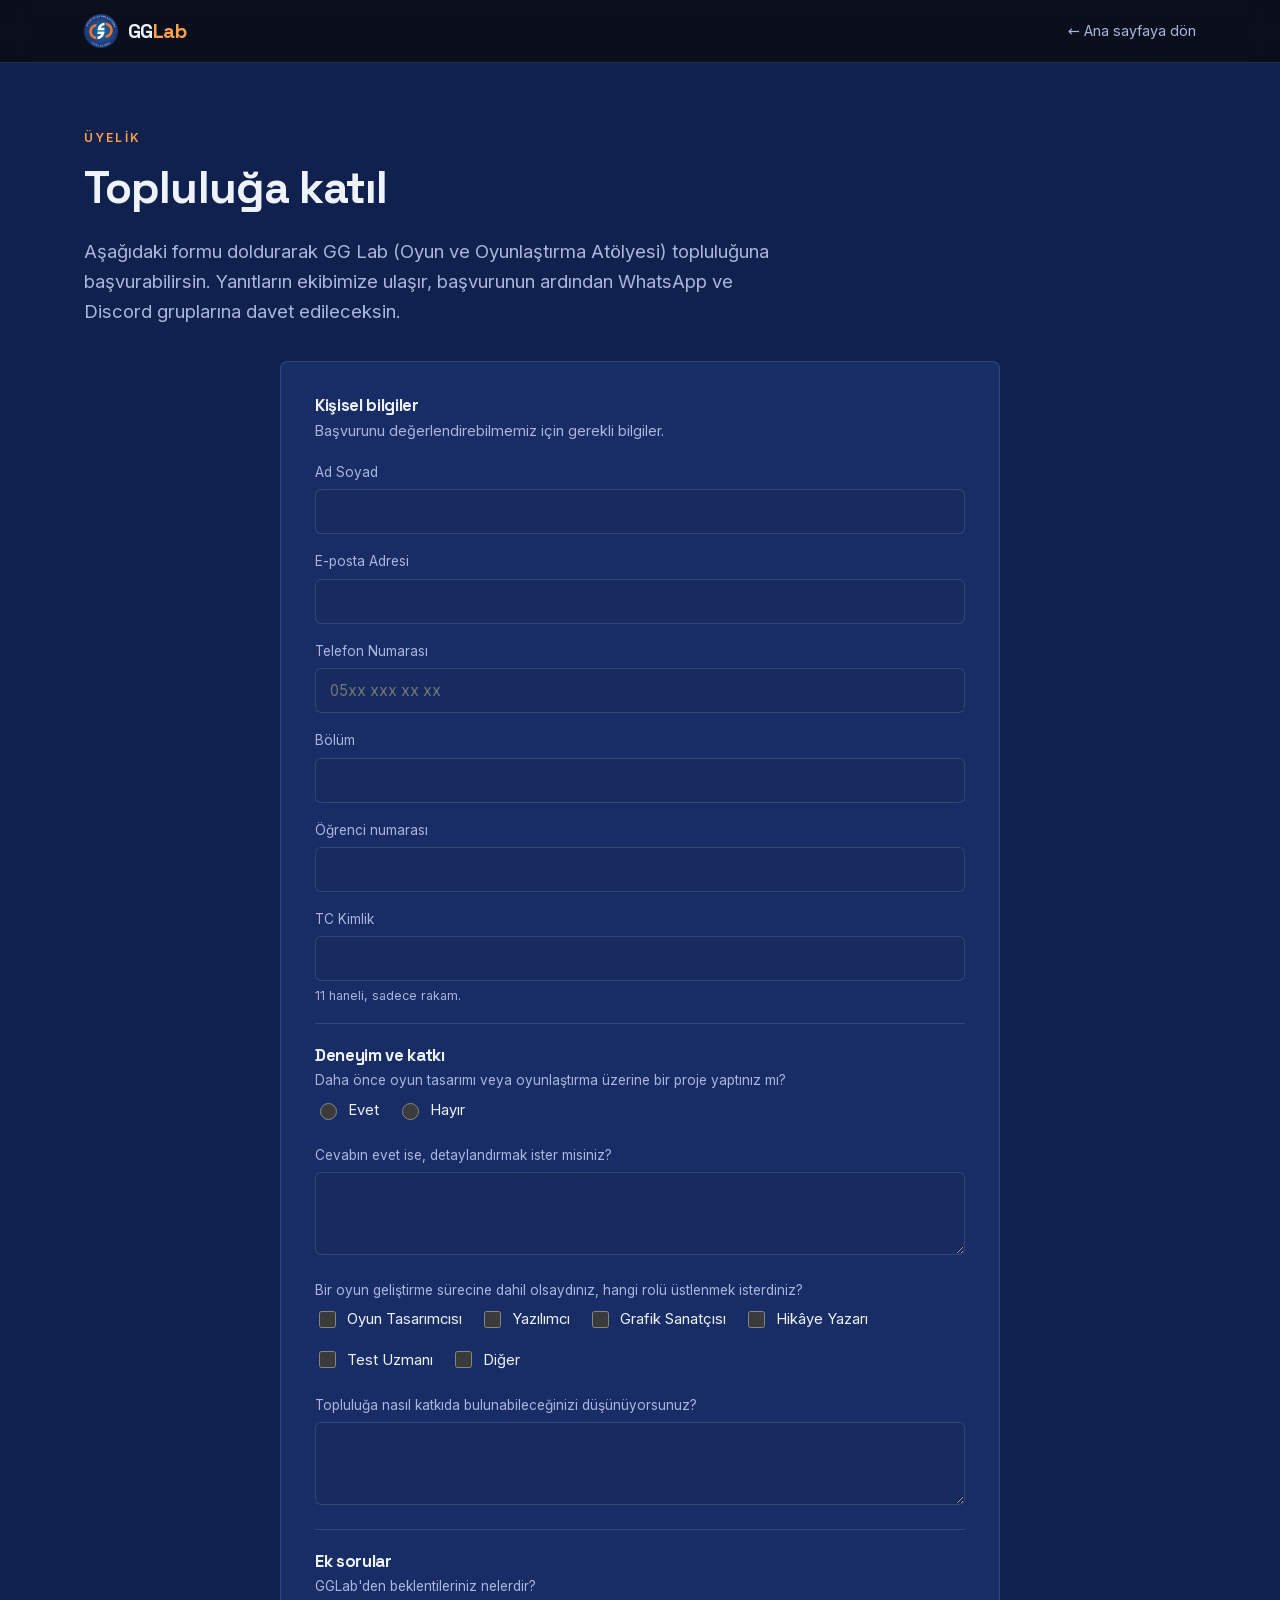
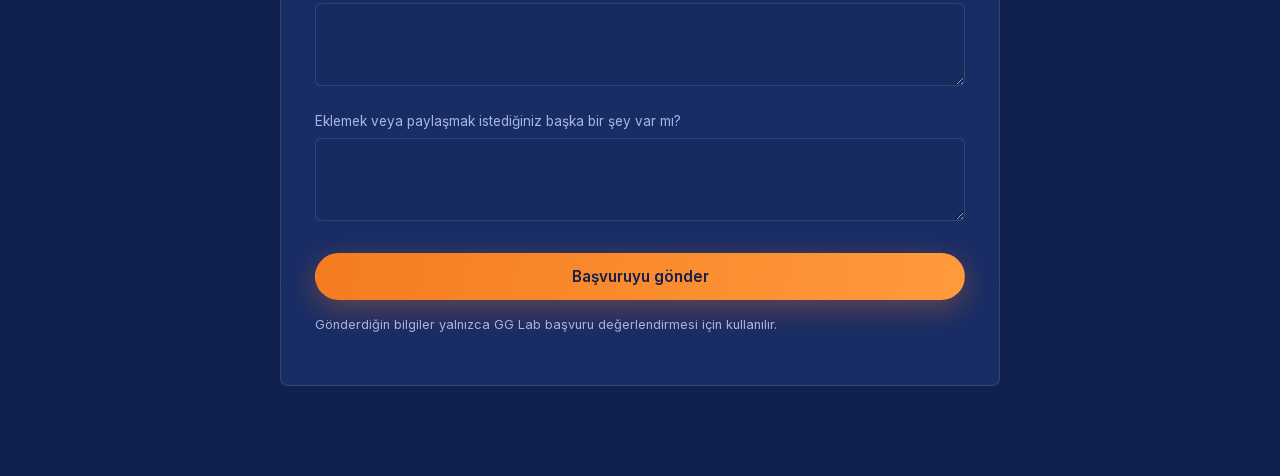
<file: uyelik/index.html>
<!DOCTYPE html>
<html lang="tr">
<head>
<meta charset="UTF-8">
<meta name="viewport" content="width=device-width, initial-scale=1">
<meta name="theme-color" content="#10214d">
<title>Üyelik Başvuru Formu — GG Lab</title>
<meta name="description" content="GG Lab (Oyun ve Oyunlaştırma Atölyesi) topluluğuna katılmak için üyelik başvuru formu.">
<meta name="robots" content="noindex">
<meta property="og:title" content="Üyelik Başvuru Formu — GG Lab">
<meta property="og:description" content="GG Lab topluluğuna katılmak için üyelik başvuru formu.">
<meta property="og:type" content="website">
<link rel="icon" href="../assets/img/logo-yazisiz.png" type="image/png">
<link rel="apple-touch-icon" href="../assets/img/logo-yazisiz.png">
<link rel="stylesheet" href="../css/style.css">
<style>
  .join-header{position:fixed;inset:0 0 auto 0;z-index:100;background:rgba(10,11,18,.82);backdrop-filter:blur(14px);border-bottom:1px solid var(--line)}
  .join-bar{display:flex;align-items:center;justify-content:space-between;padding:14px 24px}
  .join-main{padding:128px 0 90px}
  .join-form{background:rgba(29,52,116,.62);border:1px solid var(--line);border-radius:var(--radius);padding:clamp(20px,3.4vw,34px);max-width:720px;margin:0 auto}
  .join-section-title{font-family:"Space Grotesk",Inter,sans-serif;font-size:1.05rem;font-weight:700;margin:0 0 4px;padding-top:22px;border-top:1px solid var(--line)}
  .join-form > .join-section-title:first-child{padding-top:0;border-top:0}
  .join-section-lead{color:var(--muted);font-size:.9rem;margin:0 0 18px}
  .field .hint{display:block;font-size:.78rem;color:var(--muted);margin-top:5px}
  .choice-group{display:flex;flex-wrap:wrap;gap:10px 18px;margin-top:6px}
  .choice-group label{display:flex;align-items:center;gap:8px;font-size:.92rem;color:var(--text);cursor:pointer}
  .choice-group input{width:17px;height:17px;accent-color:var(--accent);flex:0 0 auto}
  .other-row{display:none;margin-top:10px}
  .other-row.show{display:block}
  .join-form .btn{margin-top:8px}
  .join-privacy{font-size:.8rem;color:var(--muted);margin-top:14px}
  .join-thanks{display:none;max-width:720px;margin:0 auto;text-align:center;background:rgba(29,52,116,.62);border:1px solid var(--line);border-radius:var(--radius);padding:48px 28px}
  .join-thanks.show{display:block}
  .join-form.hide{display:none}
  @media (max-width:560px){.join-bar{padding:12px 16px}}
</style>
</head>
<body>
<a class="skip-link" href="#main">İçeriğe geç</a>

<header class="join-header">
  <div class="container join-bar">
    <a class="brand" href="../index.html"><img src="../assets/img/logo-yazili-68.webp" alt="" width="34" height="34"><span class="brand-text">GG<span class="accent">Lab</span></span></a>
    <a class="muted" href="../index.html#uyelik" style="font-size:.9rem">&larr; Ana sayfaya dön</a>
  </div>
</header>

<main id="main" class="join-main">
  <div class="container">
    <p class="eyebrow">Üyelik</p>
    <h1 style="font-size:clamp(2rem,5vw,2.8rem)">Topluluğa katıl</h1>
    <p class="lead" style="margin-bottom:34px">Aşağıdaki formu doldurarak GG Lab (Oyun ve Oyunlaştırma Atölyesi) topluluğuna başvurabilirsin. Yanıtların ekibimize ulaşır, başvurunun ardından WhatsApp ve Discord gruplarına davet edileceksin.</p>

    <form class="join-form" id="joinForm" action="https://docs.google.com/forms/d/e/1FAIpQLSfEpftE9JDVqMI04wBRz5IhrA6Ta3Fx3TKP5myDxRIIstmIMw/formResponse" method="POST" target="joinHiddenFrame" novalidate>

      <h2 class="join-section-title">Kişisel bilgiler</h2>
      <p class="join-section-lead">Başvurunu değerlendirebilmemiz için gerekli bilgiler.</p>

      <div class="field">
        <label for="jAd">Ad Soyad</label>
        <input id="jAd" name="entry.715307404" type="text" required autocomplete="name">
      </div>
      <div class="field">
        <label for="jEmail">E-posta Adresi</label>
        <input id="jEmail" name="entry.594352403" type="email" required autocomplete="email">
      </div>
      <div class="field">
        <label for="jTel">Telefon Numarası</label>
        <input id="jTel" name="entry.1559231557" type="tel" required autocomplete="tel" placeholder="05xx xxx xx xx">
      </div>
      <div class="field">
        <label for="jBolum">Bölüm</label>
        <input id="jBolum" name="entry.2093882172" type="text" required>
      </div>
      <div class="field">
        <label for="jOgrNo">Öğrenci numarası</label>
        <input id="jOgrNo" name="entry.1670716095" type="text" required inputmode="numeric">
      </div>
      <div class="field">
        <label for="jTc">TC Kimlik</label>
        <input id="jTc" name="entry.1508233597" type="text" required inputmode="numeric" pattern="[0-9]{11}" maxlength="11" autocomplete="off">
        <span class="hint">11 haneli, sadece rakam.</span>
      </div>

      <h2 class="join-section-title">Deneyim ve katkı</h2>

      <div class="field">
        <label>Daha önce oyun tasarımı veya oyunlaştırma üzerine bir proje yaptınız mı?</label>
        <div class="choice-group" role="radiogroup" aria-label="Daha önce oyun tasarımı veya oyunlaştırma üzerine bir proje yaptınız mı?">
          <label><input type="radio" name="entry.860246774" value="Evet" required> Evet</label>
          <label><input type="radio" name="entry.860246774" value="Hayır" required> Hayır</label>
        </div>
      </div>
      <div class="field">
        <label for="jDeneyimDetay">Cevabın evet ise, detaylandırmak ister misiniz?</label>
        <textarea id="jDeneyimDetay" name="entry.2092844788" rows="3"></textarea>
      </div>
      <div class="field">
        <label>Bir oyun geliştirme sürecine dahil olsaydınız, hangi rolü üstlenmek isterdiniz?</label>
        <div class="choice-group">
          <label><input type="checkbox" name="entry.1275043880" value="Oyun Tasarımcısı"> Oyun Tasarımcısı</label>
          <label><input type="checkbox" name="entry.1275043880" value="Yazılımcı"> Yazılımcı</label>
          <label><input type="checkbox" name="entry.1275043880" value="Grafik Sanatçısı"> Grafik Sanatçısı</label>
          <label><input type="checkbox" name="entry.1275043880" value="Hikâye Yazarı"> Hikâye Yazarı</label>
          <label><input type="checkbox" name="entry.1275043880" value="Test Uzmanı"> Test Uzmanı</label>
          <label><input type="checkbox" id="jRolDiger" value="__other_option__" data-other-for="entry.1275043880"> Diğer</label>
        </div>
        <div class="other-row" id="jRolDigerRow">
          <input type="text" id="jRolDigerInput" placeholder="Diğer rol...">
        </div>
      </div>
      <div class="field">
        <label for="jKatki">Topluluğa nasıl katkıda bulunabileceğinizi düşünüyorsunuz?</label>
        <textarea id="jKatki" name="entry.1070764940" rows="3"></textarea>
      </div>

      <h2 class="join-section-title">Ek sorular</h2>

      <div class="field">
        <label for="jBeklenti">GGLab'den beklentileriniz nelerdir?</label>
        <textarea id="jBeklenti" name="entry.970005994" rows="3"></textarea>
      </div>
      <div class="field">
        <label for="jEk">Eklemek veya paylaşmak istediğiniz başka bir şey var mı?</label>
        <textarea id="jEk" name="entry.1987817685" rows="3"></textarea>
      </div>

      <button class="btn btn-primary btn-block" type="submit">Başvuruyu gönder</button>
      <p class="join-privacy">Gönderdiğin bilgiler yalnızca GG Lab başvuru değerlendirmesi için kullanılır.</p>
    </form>

    <div class="join-thanks" id="joinThanks">
      <h2 style="font-size:1.6rem">Başvurun alındı 🎮</h2>
      <p class="muted">İlgilendiğin için teşekkürler! Ekibimiz başvurunu inceleyecek; WhatsApp ve Discord gruplarına davet kısa süre içinde gelecek.</p>
      <a class="btn btn-primary" href="../index.html">Ana sayfaya dön</a>
    </div>

    <iframe name="joinHiddenFrame" id="joinHiddenFrame" style="display:none" title="form-submit-target"></iframe>
  </div>
</main>

<script>
(function(){
  var form = document.getElementById('joinForm');
  var frame = document.getElementById('joinHiddenFrame');
  var thanks = document.getElementById('joinThanks');
  var otherCheck = document.getElementById('jRolDiger');
  var otherRow = document.getElementById('jRolDigerRow');
  var otherInput = document.getElementById('jRolDigerInput');
  var otherHiddenName = document.createElement('input');
  otherHiddenName.type = 'hidden';
  otherHiddenName.name = otherCheck.dataset.otherFor;
  otherHiddenName.value = '__other_option__';
  var otherHiddenResponse = document.createElement('input');
  otherHiddenResponse.type = 'hidden';
  otherHiddenResponse.name = otherCheck.dataset.otherFor + '.other_option_response';

  otherCheck.addEventListener('change', function(){
    otherRow.classList.toggle('show', otherCheck.checked);
    if(otherCheck.checked){
      form.appendChild(otherHiddenName);
      form.appendChild(otherHiddenResponse);
    } else {
      if(otherHiddenName.parentNode) form.removeChild(otherHiddenName);
      if(otherHiddenResponse.parentNode) form.removeChild(otherHiddenResponse);
    }
  });
  otherInput.addEventListener('input', function(){
    otherHiddenResponse.value = otherInput.value;
  });

  var submitted = false;
  form.addEventListener('submit', function(){
    if(!form.checkValidity()){ return; }
    submitted = true;
  });
  frame.addEventListener('load', function(){
    if(submitted){
      form.classList.add('hide');
      thanks.classList.add('show');
      window.scrollTo({top:0,behavior:'smooth'});
    }
  });
})();
</script>
</body>
</html>
</file>
<file: css/style.css>
/* ============ GGLab — taslak tema ============ */
/* Self-hosted Google Fonts (SIL Open Font License 1.1) — latin + Türkçe alt küme (-tr).
   Değişken fontlar: her aile/alt küme tek dosya, ağırlık aralığı font-weight ile. */
/* -tr dosyaları yalnızca Türkçe harfleri (Ğ ğ İ Ş ş) içerir; ı ve Ç Ö Ü temel latin dosyasında.
   Başka bir Latin Genişletilmiş harf gerekirse yeniden alt kümele (README > Fontlar). */
@font-face{font-family:"Inter";font-style:normal;font-weight:400 600;font-display:swap;
  src:url(../assets/fonts/inter-tr.woff2) format("woff2");
  unicode-range:U+011E-011F, U+0130, U+015E-015F}
@font-face{font-family:"Inter";font-style:normal;font-weight:400 600;font-display:swap;
  src:url(../assets/fonts/inter-latin.woff2) format("woff2");
  unicode-range:U+0000-00FF, U+0131, U+0152-0153, U+02BB-02BC, U+02C6, U+02DA, U+02DC, U+0304, U+0308, U+0329, U+2000-206F, U+20AC, U+2122, U+2191, U+2193, U+2212, U+2215, U+FEFF, U+FFFD}
@font-face{font-family:"Oswald";font-style:normal;font-weight:500 700;font-display:swap;
  src:url(../assets/fonts/oswald-tr.woff2) format("woff2");
  unicode-range:U+011E-011F, U+0130, U+015E-015F}
@font-face{font-family:"Oswald";font-style:normal;font-weight:500 700;font-display:swap;
  src:url(../assets/fonts/oswald-latin.woff2) format("woff2");
  unicode-range:U+0000-00FF, U+0131, U+0152-0153, U+02BB-02BC, U+02C6, U+02DA, U+02DC, U+0304, U+0308, U+0329, U+2000-206F, U+20AC, U+2122, U+2191, U+2193, U+2212, U+2215, U+FEFF, U+FFFD}
@font-face{font-family:"Space Grotesk";font-style:normal;font-weight:500 700;font-display:swap;
  src:url(../assets/fonts/space-grotesk-tr.woff2) format("woff2");
  unicode-range:U+011E-011F, U+0130, U+015E-015F}
@font-face{font-family:"Space Grotesk";font-style:normal;font-weight:500 700;font-display:swap;
  src:url(../assets/fonts/space-grotesk-latin.woff2) format("woff2");
  unicode-range:U+0000-00FF, U+0131, U+0152-0153, U+02BB-02BC, U+02C6, U+02DA, U+02DC, U+0304, U+0308, U+0329, U+2000-206F, U+20AC, U+2122, U+2191, U+2193, U+2212, U+2215, U+FEFF, U+FFFD}
:root{
  --bg:#10214d;            /* lacivert */
  --bg-2:#172b60;
  --surface:#1d3474;
  --surface-2:#253f86;
  --line:rgba(255,255,255,.12);
  --text:#eef2ff;
  --muted:#a9b6dd;
  --accent:#f47c20;        /* logo turuncusu */
  --accent-2:#ffa24d;
  --accent-3:#4d7cff;      /* mavi vurgu */
  --accent-4:#8b5cf6;      /* mor vurgu */
  --radius:8px;
  --radius-sm:6px;
  --maxw:1160px;
  --ease:cubic-bezier(.22,.8,.3,1);
}
*{box-sizing:border-box}
html{color-scheme:dark;scroll-behavior:smooth;scroll-padding-top:84px}
body{
  margin:0;background:var(--bg);color:var(--text);
  font-family:Inter,system-ui,-apple-system,"Segoe UI",sans-serif;
  font-size:16px;line-height:1.65;-webkit-font-smoothing:antialiased;
  overflow-x:hidden;
}
h1,h2,h3,h4{font-family:"Space Grotesk",Inter,sans-serif;line-height:1.15;margin:0 0 .5em;letter-spacing:-.02em;text-wrap:balance}
h1{font-size:clamp(2.6rem,7vw,4.6rem);font-weight:700}
h2{font-size:clamp(1.8rem,3.6vw,2.7rem)}
h3{font-size:1.15rem}
p{margin:0 0 1rem;text-wrap:pretty}
a{color:inherit;text-decoration:none}
img{max-width:100%;display:block}
.container{width:100%;max-width:var(--maxw);margin:0 auto;padding:0 24px}
.accent{color:var(--accent-2)}
.muted{color:var(--muted)}
.grad{background:linear-gradient(100deg,var(--accent) 0%,var(--accent-2) 42%,var(--accent-4) 100%);
  -webkit-background-clip:text;background-clip:text;color:transparent}
.skip-link{position:absolute;left:-9999px;top:0;background:var(--accent);color:#fff;padding:10px 16px;z-index:200}
.skip-link:focus{left:8px;top:8px;border-radius:8px}
:focus-visible{outline:2px solid var(--accent-2);outline-offset:3px;border-radius:6px}

/* ---------- header ---------- */
.site-header{position:fixed;inset:0 0 auto 0;z-index:100;transition:background .3s,backdrop-filter .3s,border-color .3s;border-bottom:1px solid transparent}
.site-header.scrolled{background:rgba(10,11,18,.82);backdrop-filter:blur(14px);border-bottom-color:var(--line)}
.brand{display:flex;align-items:center;gap:10px}
.brand img{border-radius:30%}
.brand-text{font-family:"Space Grotesk",sans-serif;font-weight:700;font-size:1.25rem;letter-spacing:-.03em}
.nav{display:flex;align-items:center;gap:26px}
.nav a{font-size:.92rem;color:var(--muted);transition:color .2s;position:relative}
.nav a:not(.btn):hover,.nav a.active{color:var(--text)}
.nav a:not(.btn)::after{content:"";position:absolute;left:0;bottom:-6px;height:2px;width:0;background:var(--accent-2);transition:width .25s var(--ease)}
.nav a:not(.btn):hover::after,.nav a.active::after{width:100%}
.nav-toggle{display:none;background:none;border:0;padding:8px;cursor:pointer}
.nav-toggle span{display:block;width:24px;height:2px;background:var(--text);margin:5px 0;transition:.25s var(--ease)}
.nav-toggle[aria-expanded="true"] span:nth-child(1){transform:translateY(7px) rotate(45deg)}
.nav-toggle[aria-expanded="true"] span:nth-child(2){opacity:0}
.nav-toggle[aria-expanded="true"] span:nth-child(3){transform:translateY(-7px) rotate(-45deg)}

/* ---------- buttons ---------- */
.btn{display:inline-flex;align-items:center;justify-content:center;gap:8px;
  padding:13px 26px;border-radius:999px;border:1px solid transparent;cursor:pointer;
  font-weight:600;font-size:.95rem;font-family:inherit;transition:transform .2s var(--ease),box-shadow .25s,background .25s,border-color .25s}
.btn-primary{background:linear-gradient(100deg,var(--accent),#ff9a3d);color:#12204a;box-shadow:0 8px 30px rgba(244,124,32,.35)}
.btn-primary:hover{transform:translateY(-2px);box-shadow:0 14px 40px rgba(244,124,32,.5)}
.btn-block{width:100%}

/* ---------- hero ---------- */
.hero{position:relative;min-height:100svh;display:flex;align-items:center;padding:120px 0 70px;overflow:hidden}
.hero-bg{position:absolute;inset:0;
  background:
    radial-gradient(900px 500px at 15% 10%,rgba(244,124,32,.22),transparent 60%),
    radial-gradient(700px 500px at 85% 25%,rgba(122,170,255,.28),transparent 60%),
    radial-gradient(700px 600px at 55% 105%,rgba(139,92,246,.30),transparent 62%),
    radial-gradient(500px 420px at 8% 88%,rgba(255,162,77,.12),transparent 60%),
    linear-gradient(180deg,var(--bg),var(--bg-2));
}
.hero-bg::after{content:"";position:absolute;inset:0;opacity:.35;
  background-image:linear-gradient(var(--line) 1px,transparent 1px),linear-gradient(90deg,var(--line) 1px,transparent 1px);
  background-size:64px 64px;
  -webkit-mask-image:radial-gradient(circle at 50% 40%,#000,transparent 75%);
  mask-image:radial-gradient(circle at 50% 40%,#000,transparent 75%)}
.eyebrow{text-transform:uppercase;letter-spacing:.18em;font-size:.75rem;font-weight:600;color:var(--accent-2);margin-bottom:14px}
.lead{font-size:clamp(1rem,1.6vw,1.15rem);color:var(--muted);max-width:60ch}
.hero-actions{display:flex;gap:14px;flex-wrap:wrap;margin:30px 0 56px}

/* ---------- sections ---------- */
.section{padding:104px 0;position:relative}
/* kenarlar çizgisiz: ton üstte ve altta şeffafa eriyerek komşu bölümlere karışır */
.section-alt{background:linear-gradient(180deg,rgba(23,43,96,0),rgba(23,43,96,.6) 16%,rgba(27,40,104,.5) 84%,rgba(27,40,104,0))}
.section-head{max-width:70ch;margin-bottom:48px}
.grid-2{display:grid;grid-template-columns:1fr 1fr;gap:56px;align-items:start}

/* bölüm renk ışımaları: kenarlara doğru şeffafa erir, geçişleri bozmaz */
#vizyon{background:
  radial-gradient(900px 460px at 82% 22%,rgba(110,160,255,.22),transparent 68%),
  linear-gradient(180deg,rgba(23,43,96,0),rgba(23,43,96,.6) 16%,rgba(27,40,104,.5) 84%,rgba(27,40,104,0))}
#faaliyet{background:
  radial-gradient(880px 480px at 8% 30%,rgba(244,124,32,.2),transparent 68%)}

/* ---------- ambient sızıntı ----------
   Hero'nun blueprint ızgarası, çok düşük dozda (neredeyse fark edilmez)
   sitedeki hemen her bölüme taşınır — sayfa tek bir dilden konuşsun diye.
   Zaten kendi dokusu olan bölümler dışarıda bırakıldı: hero (kendi ızgarası),
   Biz Kimiz/about-bridge (kendi ızgarası), Game Jam kartı (kendi blueprint'i,
   ama dış bölüme burada yine de eklendi), Üyelik (foto + ::before/::after zaten dolu,
   üçüncü bir pseudo-eleman sığmıyor). Vizyon ve Faaliyet ayrıca kendi renkli,
   sabit ışık lekesini (::after) korur. İçerik her zaman üstte kalır. */
#vizyon,#faaliyet,#gamejam,#etkinlikler,#galeri,#iletisim{overflow:hidden}
#vizyon > .container,#faaliyet > .container,#gamejam > .container,
#etkinlikler > .container,#galeri > .container,
#iletisim > .container{position:relative;z-index:1}
#vizyon::before,#faaliyet::before,#gamejam::before,
#etkinlikler::before,#galeri::before,#iletisim::before{
  content:"";position:absolute;inset:0;z-index:0;pointer-events:none;
  background-image:
    linear-gradient(rgba(255,255,255,.035) 1px,transparent 1px),
    linear-gradient(90deg,rgba(255,255,255,.035) 1px,transparent 1px);
  background-size:52px 52px;
  -webkit-mask-image:radial-gradient(ellipse 75% 65% at 50% 35%,#000,transparent 78%);
  mask-image:radial-gradient(ellipse 75% 65% at 50% 35%,#000,transparent 78%);
}
#vizyon::after{
  content:"";position:absolute;z-index:0;pointer-events:none;
  width:min(480px,60vw);aspect-ratio:1;right:-10%;top:-14%;border-radius:50%;
  background:radial-gradient(circle,rgba(122,170,255,.16),transparent 68%);
  filter:blur(4px);
}
#faaliyet::after{
  content:"";position:absolute;z-index:0;pointer-events:none;
  width:min(420px,55vw);aspect-ratio:1;left:-8%;bottom:-16%;border-radius:50%;
  background:radial-gradient(circle,rgba(244,124,32,.14),transparent 68%);
  filter:blur(4px);
}

/* ---------- about bridge ---------- */
.about-bridge{
  padding-top:clamp(58px,8vh,88px);
  /* hero'nun alt tonundan sakin zemine yumuşak geçiş */
  background:linear-gradient(180deg,var(--bg-2),var(--bg) 360px);
  overflow:hidden;
}
/* hero ızgarasının devamı: ikisi de viewport'a sabitli, aynı faz.
   Kayma (background-position) animasyonu yok: her karede tüm katmanı yeniden boyatıyordu. */
.about-bridge::before{
  content:"";position:absolute;inset:0;pointer-events:none;
  background-image:
    linear-gradient(rgba(255,255,255,.055) 1px,transparent 1px),
    linear-gradient(90deg,rgba(255,255,255,.055) 1px,transparent 1px),
    linear-gradient(rgba(255,255,255,.14) 1px,transparent 1px),
    linear-gradient(90deg,rgba(255,255,255,.14) 1px,transparent 1px);
  background-size:13px 13px,13px 13px,52px 52px,52px 52px;
  background-attachment:fixed;
  -webkit-mask-image:linear-gradient(180deg,rgba(0,0,0,.27),rgba(0,0,0,.3) 12%,transparent 85%);
  mask-image:linear-gradient(180deg,rgba(0,0,0,.27),rgba(0,0,0,.3) 12%,transparent 85%);
}
.about-bridge-inner{
  position:relative;z-index:1;
  display:grid;grid-template-columns:minmax(0,1.08fr) minmax(320px,.92fr);
  gap:clamp(28px,5vw,72px);align-items:center;
}
.about-copy{
  position:relative;
  max-width:680px;
  padding-left:clamp(18px,2vw,28px);
}
.about-copy::before{
  content:"";position:absolute;left:0;top:3px;bottom:8px;width:2px;
  background:linear-gradient(180deg,var(--accent),rgba(139,92,246,.7),transparent);
}
/* diğer bölüm başlıklarıyla aynı yazı stili (Space Grotesk, cümle düzeni) */
.about-copy h2{
  max-width:18ch;
  font-size:clamp(1.8rem,3.6vw,2.7rem);
}
.about-copy p{
  max-width:58ch;
  color:var(--muted);
  font-size:.98rem;
}
.about-copy .about-lead{
  color:var(--text);
  font-size:clamp(1.02rem,1.5vw,1.2rem);
  line-height:1.55;
}
.about-panel{
  --cut:18px;
  position:relative;
  display:grid;gap:0;
  padding:1px;
  background:linear-gradient(135deg,rgba(255,255,255,.24),rgba(244,124,32,.5),rgba(139,92,246,.36),rgba(255,255,255,.12));
  clip-path:polygon(var(--cut) 0,100% 0,100% calc(100% - var(--cut)),calc(100% - var(--cut)) 100%,0 100%,0 var(--cut));
}
.about-panel::before{
  content:"";position:absolute;inset:1px;z-index:0;
  background:
    linear-gradient(135deg,rgba(16,33,77,.94),rgba(23,43,96,.8)),
    linear-gradient(90deg,rgba(244,124,32,.1),transparent);
  clip-path:inherit;
}
.about-panel-line{
  position:absolute;left:1px;right:1px;top:1px;height:3px;z-index:1;
  background:linear-gradient(90deg,var(--accent),rgba(77,124,255,.8),transparent);
  opacity:.78;
}
.about-signal{
  position:relative;z-index:1;
  display:grid;grid-template-columns:88px minmax(0,1fr);column-gap:18px;align-items:start;
  padding:clamp(18px,2.4vw,26px);
  border-bottom:1px solid rgba(255,255,255,.1);
}
.about-signal:last-child{border-bottom:0}
.signal-code{
  font-family:Oswald,Inter,sans-serif;
  color:var(--accent-2);
  font-size:.76rem;
  letter-spacing:.16em;
  line-height:1.2;
}
.about-signal h3{
  margin:0 0 5px;
  font-family:Oswald,"Space Grotesk",sans-serif;
  font-size:1.28rem;
  text-transform:uppercase;
  letter-spacing:.02em;
}
.about-signal p{
  grid-column:2;
  margin:0;
  color:var(--muted);
  font-size:.92rem;
  line-height:1.5;
}

/* ---------- cards ---------- */
.card{background:transparent;border:0;border-top:1px solid var(--line);border-radius:0;padding:22px 0;
  transition:transform .3s var(--ease),border-color .3s,color .3s}
.card:hover{transform:translateY(-3px);border-color:rgba(244,124,32,.55);background:transparent}
.card h3{margin-bottom:6px}
.card p{margin:0;color:var(--muted);font-size:.93rem}

/* ---------- spotlight: imleci takip eden ışık halkası ----------
   .spotlight taşıyan kart, fare hareketiyle JS'in yazdığı --mx/--my
   konumunda yumuşak bir ışık gösterir. --spot-color, bölüme göre
   farklı bir vurgu rengine geçmek için elemanın kendi kuralında ezilir. */
.spotlight{position:relative;--spot-color:244,124,32}
.spotlight > *{position:relative;z-index:1}
.spotlight::after{
  content:"";position:absolute;inset:0;z-index:0;pointer-events:none;
  background:radial-gradient(280px circle at var(--mx,50%) var(--my,50%),rgba(var(--spot-color),.18),transparent 72%);
  opacity:0;transition:opacity .4s var(--ease);
}
.spotlight:hover::after{opacity:1}
.feature-grid{display:grid;grid-template-columns:repeat(3,1fr);gap:0 28px}

/* ---------- vizyon ---------- */
.vm-grid{display:grid;grid-template-columns:1fr 1fr;gap:24px;margin-bottom:56px}
.vm-card{position:relative;background:rgba(255,255,255,.025);border:0;border-left:1px solid var(--line);border-radius:0;padding:4px 0 4px 28px;overflow:hidden}
.vm-card::before{content:"";position:absolute;inset:0 auto 0 -1px;width:3px;background:linear-gradient(180deg,var(--accent),var(--accent-2))}
.vm-card h3{font-size:1.4rem;display:flex;align-items:center;gap:10px}
.vm-card p{color:var(--muted);margin:0}
.vm-ico{font-size:1.4rem}
.values{display:grid;grid-template-columns:repeat(4,1fr);gap:24px}
.value span{font-family:"Space Grotesk",sans-serif;font-size:.8rem;color:var(--accent);letter-spacing:.15em}
.value h4{margin:6px 0 6px;font-size:1.05rem}
.value p{color:var(--muted);font-size:.9rem;margin:0}

/* ---------- etkinlikler ---------- */
.events{display:grid;grid-template-columns:repeat(2,1fr);gap:24px}
.event-card{background:transparent;border:0;border-top:1px solid var(--line);border-radius:0;overflow:visible;
  display:grid;grid-template-columns:minmax(0,1fr);gap:16px;align-items:start;padding-top:18px;
  transition:transform .3s var(--ease),border-color .3s}
.event-card:hover{transform:translateY(-4px);border-color:rgba(244,124,32,.45)}
.event-media{position:relative;aspect-ratio:3/2;overflow:hidden;background:var(--surface-2);border-radius:var(--radius-sm)}
.event-media img{width:100%;height:100%;object-fit:cover;transition:transform .5s var(--ease)}
.event-card:hover .event-media img{transform:scale(1.06)}
.event-body{display:flex;gap:16px;padding:0}
.event-body p{font-size:.9rem;color:var(--muted)}
.event-body > div{min-width:0}
.event-games{margin-top:16px;border-top:1px solid var(--line);font-size:.85rem}
.event-games summary{padding:12px 0;min-height:44px;cursor:pointer;font-weight:600;color:var(--accent-2);overflow-wrap:anywhere}
.event-games summary:hover{color:var(--text)}
.event-games ul{margin:0;padding:0 0 4px 18px;line-height:1.7}
.event-games li{padding:3px 0;overflow-wrap:anywhere}
.event-games li::marker{color:var(--muted)}
.event-games li span{color:var(--muted)}

/* ---------- galeri ---------- */
.gallery{display:grid;grid-template-columns:repeat(4,1fr);grid-auto-rows:190px;gap:14px}
.shot{padding:0;border:0;border-radius:var(--radius-sm);overflow:hidden;cursor:pointer;background:var(--surface);position:relative}
.shot img{width:100%;height:100%;object-fit:cover;transition:transform .5s var(--ease),filter .3s}
.shot::after{content:"⤢";position:absolute;inset:auto 10px 10px auto;width:30px;height:30px;display:grid;place-items:center;
  border-radius:8px;background:rgba(10,11,18,.7);opacity:0;transition:opacity .25s}
.shot:hover::after{opacity:1}
.shot.wide{grid-column:span 2}
.shot.tall{grid-row:span 2}

/* ---------- iletişim ---------- */
.contact-line{display:flex;gap:8px;align-items:baseline;margin:0 0 10px;overflow-wrap:anywhere}
.contact-line:first-of-type{margin-top:22px}
.contact-line a{color:var(--accent-2);border-bottom:1px solid transparent}
.contact-line a:hover{border-color:var(--accent-2)}

/* bülten kutusu */
.newsletter{position:relative;background:rgba(29,52,116,.5);border:1px solid var(--line);border-radius:var(--radius);
  padding:clamp(22px,3vw,32px)}
.newsletter::before{content:"";position:absolute;left:-1px;top:-1px;bottom:-1px;width:3px;border-radius:var(--radius) 0 0 var(--radius);
  background:linear-gradient(180deg,var(--accent),var(--accent-4))}
.newsletter .eyebrow{margin-bottom:8px}
.newsletter h3{font-size:clamp(1.15rem,2vw,1.4rem);margin-bottom:8px}
.newsletter .muted{font-size:.92rem;margin:0 0 18px}
.newsletter-row{display:flex;gap:10px;align-items:stretch}
.newsletter-row input{
  flex:1 1 auto;min-width:0;padding:12px 14px;border-radius:var(--radius-sm);border:1px solid var(--line);
  background:var(--bg-2);color:var(--text);font-family:inherit;font-size:1rem;transition:border-color .2s,box-shadow .2s}
.newsletter-row input:focus{outline:none;border-color:var(--accent-4);box-shadow:0 0 0 3px rgba(139,92,246,.22)}
.newsletter-row input.invalid{border-color:var(--accent-3)}
.newsletter-row .cut-btn{flex:0 0 auto}
.newsletter-row .cut-btn > span{height:100%}
.newsletter .form-note{margin-top:10px}
@media (max-width:420px){
  .newsletter-row{flex-direction:column}
}
.sr-only{position:absolute;width:1px;height:1px;padding:0;margin:-1px;overflow:hidden;clip:rect(0 0 0 0);white-space:nowrap;border:0}
.contact-form{background:rgba(29,52,116,.62);border:1px solid var(--line);border-radius:var(--radius);padding:30px}
.field{margin-bottom:16px}
.field label{display:block;font-size:.85rem;color:var(--muted);margin-bottom:6px}
.field input,.field select,.field textarea{
  width:100%;padding:12px 14px;border-radius:var(--radius-sm);border:1px solid var(--line);
  background:var(--bg-2);color:var(--text);font-family:inherit;font-size:.95rem;transition:border-color .2s,box-shadow .2s}
.field input:focus,.field select:focus,.field textarea:focus{outline:none;border-color:var(--accent);box-shadow:0 0 0 3px rgba(244,124,32,.2)}
.field textarea{resize:vertical}
.field .invalid{border-color:var(--accent-3)}
.form-note{margin:12px 0 0;font-size:.85rem;min-height:1.2em}
.form-note.ok{color:var(--accent-2)}
.form-note.err{color:var(--accent-3)}

/* ---------- footer ---------- */
.site-footer{background:linear-gradient(180deg,var(--bg),var(--bg-2) 140px);padding:56px 0 24px}
.footer-inner{display:grid;grid-template-columns:2fr 1fr 1fr;gap:40px;padding-bottom:32px}
.footer-inner h3{font-size:.95rem;margin-bottom:12px}
.footer-inner nav a,.footer-inner div a:not(.brand){display:block;color:var(--muted);font-size:.9rem;padding:3px 0;transition:color .2s}
.footer-inner nav a:hover,.footer-inner div a:not(.brand):hover{color:var(--accent-2)}
.footer-inner .brand{margin-bottom:12px}
.copyright{display:flex;justify-content:space-between;align-items:center;gap:16px;flex-wrap:wrap;
  border-top:1px solid var(--line);padding-top:20px;font-size:.85rem;color:var(--muted)}
.copyright p{margin:0}
.to-top{color:var(--accent-2)}

/* ---------- lightbox ---------- */
.lightbox{position:fixed;inset:0;z-index:200;background:rgba(6,7,12,.94);backdrop-filter:blur(8px);
  display:flex;align-items:center;justify-content:center;gap:10px;padding:24px;animation:fade .25s var(--ease)}
.lightbox[hidden]{display:none}
.lightbox figure{margin:0;max-width:min(1000px,90vw);text-align:center}
.lightbox img{max-height:76vh;width:auto;border-radius:var(--radius);border:1px solid var(--line)}
.lightbox figcaption{margin-top:14px;color:var(--muted);font-size:.9rem}
.lb-close{position:absolute;top:20px;right:24px;background:var(--surface);border:1px solid var(--line);color:var(--text);
  width:42px;height:42px;border-radius:50%;cursor:pointer;font-size:1rem}
.lb-nav{background:var(--surface);border:1px solid var(--line);color:var(--text);width:46px;height:46px;border-radius:50%;
  cursor:pointer;font-size:1.6rem;line-height:1;flex:0 0 46px;transition:.2s}
.lb-nav:hover,.lb-close:hover{background:var(--accent);border-color:var(--accent);color:#fff}
@keyframes fade{from{opacity:0}to{opacity:1}}

/* ---------- reveal ----------
   Gizleme yalnızca .js altında: JS çalışmazsa içerik görünür kalır
   (<html> üzerindeki js sınıfını <head>'deki satır içi betik ekler). */
.reveal{transition:opacity .7s var(--ease),transform .7s var(--ease)}
.js .reveal{opacity:0;transform:translateY(22px)}
.js .reveal.in{opacity:1;transform:none}

/* ---------- responsive ---------- */
@media (max-width:980px){
  .grid-2,.vm-grid{grid-template-columns:1fr;gap:38px}
  .about-bridge-inner{grid-template-columns:1fr;gap:30px}
  .feature-grid,.values{grid-template-columns:1fr 1fr}
  .events{grid-template-columns:1fr 1fr}
  .gallery{grid-template-columns:repeat(3,1fr)}
  .footer-inner{grid-template-columns:1fr 1fr}
}
@media (max-width:760px){
  .nav{position:fixed;inset:72px 0 auto 0;flex-direction:column;align-items:stretch;gap:0;
    background:rgba(10,11,18,.97);backdrop-filter:blur(14px);border-bottom:1px solid var(--line);
    padding:12px 24px 24px;transform:translateY(-140%);transition:transform .35s var(--ease);max-height:calc(100svh - 72px);overflow:auto}
  .nav.open{transform:translateY(0)}
  .nav a{padding:14px 0;border-bottom:1px solid var(--line);font-size:1rem}
  .nav a::after{display:none}
  .nav .nav-cta{margin-top:16px;border-bottom:0;justify-content:center}
  .nav-toggle{display:block}
  .section{padding:72px 0}
  .about-bridge{padding-top:58px}
  .about-copy{padding-left:18px}
  .about-signal{grid-template-columns:1fr;gap:8px;padding:18px}
  .about-signal p{grid-column:auto}
  .signal-code{font-size:.7rem}
  .feature-grid,.values,.events{grid-template-columns:1fr}
  .gallery{grid-template-columns:1fr 1fr;grid-auto-rows:150px}
  .shot.wide,.shot.tall{grid-column:auto;grid-row:auto}
  .footer-inner{grid-template-columns:1fr;gap:26px}
  .lb-nav{position:absolute;bottom:24px}
  .lb-prev{left:24px}.lb-next{right:24px}
}
@media (prefers-reduced-motion:reduce){
  .about-bridge::before{animation:none!important}
  *{animation:none!important;transition:none!important}
  .js .reveal{opacity:1;transform:none}
  html{scroll-behavior:auto}
}

/* ============ yeni bölümler ============ */
.hero-text{max-width:42rem}
.hero-visual img{width:min(380px,100%);height:auto;margin-left:auto;filter:drop-shadow(0 30px 60px rgba(0,0,0,.5));
  border-radius:28px}

.card-num{display:block;font-family:"Space Grotesk",sans-serif;font-size:.85rem;font-weight:700;
  letter-spacing:.18em;color:var(--accent);margin-bottom:10px}

/* ortak logo kuralı: yükseklik bağlama göre ayarlanır */
.logo-mark{display:block;width:auto;object-fit:contain;flex:0 0 auto}

.todo-link{opacity:.72}
.form-hint{font-size:.8rem;margin:10px 0 0}

@media (max-width:980px){
  .hero-visual{order:-1}
}

/* ============ mor vurgular ============ */
.card:hover{border-color:rgba(139,92,246,.6);box-shadow:none}
.card-num{background:linear-gradient(100deg,var(--accent),var(--accent-4));
  -webkit-background-clip:text;background-clip:text;color:transparent}
.vm-card::before{background:linear-gradient(180deg,var(--accent),var(--accent-4))}
.vm-card:hover{border-color:rgba(139,92,246,.5)}
.vm-card.spotlight{--spot-color:139,92,246}
.value span{color:var(--accent-4)}
.event-card:hover{border-color:rgba(139,92,246,.55);box-shadow:none}
.event-card.spotlight{--spot-color:77,124,255}
.shot:hover{border-color:rgba(139,92,246,.6)}
.field input:focus,.field select:focus,.field textarea:focus{
  border-color:var(--accent-4);box-shadow:0 0 0 3px rgba(139,92,246,.22)}
.nav a:not(.btn)::after{background:linear-gradient(90deg,var(--accent),var(--accent-4))}
.lb-nav:hover,.lb-close:hover{background:var(--accent-4);border-color:var(--accent-4)}

/* ============================================================
   Kısa ekranlarda dikey sıkılaştırma
   Hero dışındaki bölümler de tek ekrana yakın dursun diye
   boşluk, yazı ve kart ölçüleri ekran yüksekliğine göre küçülür.
   ============================================================ */
@media (min-width:1180px){
  /* dört etkinlik kartı tek sıraya sığsın */
  .events{grid-template-columns:repeat(4,1fr)}
}

@media (max-height:820px){
  .section{padding:clamp(38px,6.5vh,72px) 0}
  .about-bridge{padding-top:clamp(36px,6vh,62px)}
  .about-bridge-inner{gap:clamp(20px,3.4vh,36px)}
  .about-copy p{font-size:.88rem;line-height:1.55}
  .about-copy .about-lead{font-size:.98rem}
  .about-signal{padding:clamp(14px,2vh,20px)}
  .about-signal h3{font-size:1.05rem}
  .about-signal p{font-size:.84rem}
  .section-head{margin-bottom:clamp(18px,3.2vh,38px)}
  h2{font-size:clamp(1.35rem,2.9vw,2rem)}
  .lead{font-size:.9rem;line-height:1.55}
  .grid-2{gap:clamp(22px,3vw,44px)}

  .card{padding:16px 0}
  .card p{font-size:.86rem;line-height:1.5}
  .card-num{margin-bottom:6px}
  .feature-grid{gap:12px}

  .vm-card{padding:22px}
  .vm-card h3{font-size:1.15rem}
  .vm-card p{font-size:.88rem;line-height:1.55}
  .vm-grid{gap:16px;margin-bottom:clamp(22px,3.6vh,40px)}
  .values{gap:16px}
  .value p{font-size:.84rem}

  .events{gap:16px}
  .event-media{aspect-ratio:2/1}
  .event-body{padding:14px;gap:12px}
  .event-body p{font-size:.84rem;line-height:1.45}

  .gallery{grid-auto-rows:clamp(120px,21vh,170px);gap:12px}

  .contact-form{padding:20px}
  .field{margin-bottom:12px}
  .field input,.field select,.field textarea{padding:10px 12px;font-size:.9rem}

  .site-footer{padding:38px 0 18px}
  .footer-inner{gap:26px;padding-bottom:22px}
}

@media (max-height:640px){
  .section{padding:clamp(30px,5.4vh,56px) 0}
  h2{font-size:clamp(1.25rem,2.6vw,1.7rem)}
  .lead{font-size:.86rem}
  .card p,.event-body p,.vm-card p{font-size:.82rem}
  .gallery{grid-auto-rows:clamp(104px,19vh,140px)}
  .event-media{aspect-ratio:2.4/1}
}

/* Kısa ama geniş ekranlarda etkinlik kartları yatay düzene geçer:
   görsel solda dar bir şerit, metin sağda. Kart yüksekliği yarıya iner. */
@media (max-height:820px) and (min-width:700px){
  .events{grid-template-columns:repeat(2,1fr);gap:14px}
  .event-card{display:grid;grid-template-columns:140px minmax(0,1fr)}
  .event-media{flex:0 0 118px;aspect-ratio:auto;height:auto}
  .event-media img{height:100%}
  .event-body{padding:13px 15px}
  .event-body h3{font-size:1rem}
}
@media (max-height:820px) and (min-width:1180px){
  .events{grid-template-columns:repeat(2,1fr)}
  .event-media{flex-basis:140px}
}

/* ============================================================
   Game Jam Akdeniz — amiral gemisi bölümü
   ============================================================ */
#gamejam{
  position:relative;
  background:
    /* ışık merkezleri, solma yarıçapı (≈0.6 × dikey yarıçap) kadar aşağıda:
       daha yukarıda olunca ışık bölümün üst kenarında kesilip çizgi bırakıyordu */
    radial-gradient(1000px 560px at 10% 360px,rgba(244,124,32,.18),transparent 62%),
    radial-gradient(900px 640px at 94% 400px,rgba(139,92,246,.22),transparent 60%),
    linear-gradient(180deg,rgba(23,43,96,0),rgba(23,43,96,.6) 16%,rgba(27,40,104,.5) 84%,rgba(27,40,104,0));
}

/* --- bölüm kartı: solda oyun kutusu kapağı, sağda bölüm bilgileri --- */
.level{
  --cut:26px;
  position:relative;isolation:isolate;
  display:grid;grid-template-columns:minmax(220px,340px) minmax(0,1fr);
  gap:clamp(26px,4vw,56px);align-items:center;
  padding:clamp(22px,3vw,38px);
  background:linear-gradient(160deg,rgba(37,63,134,.55),rgba(23,43,96,.35));
  clip-path:polygon(var(--cut) 0,100% 0,100% calc(100% - var(--cut)),calc(100% - var(--cut)) 100%,0 100%,0 var(--cut));
}
.level::before{
  content:"";position:absolute;inset:0 0 auto;height:3px;z-index:1;
  background:linear-gradient(90deg,var(--accent),var(--accent-2) 40%,transparent);
}

/* kapak: fotoğraf + karartma + logo; köşelerde "seçili bölüm" köşebentleri */
.level-cover{position:relative;margin:0;aspect-ratio:3/4}
.level-cover::before{
  content:"";position:absolute;inset:-9px;z-index:3;pointer-events:none;
  --b:var(--accent);
  background:
    linear-gradient(var(--b),var(--b)) top left/22px 2px,
    linear-gradient(var(--b),var(--b)) top left/2px 22px,
    linear-gradient(var(--b),var(--b)) top right/22px 2px,
    linear-gradient(var(--b),var(--b)) top right/2px 22px,
    linear-gradient(var(--b),var(--b)) bottom left/22px 2px,
    linear-gradient(var(--b),var(--b)) bottom left/2px 22px,
    linear-gradient(var(--b),var(--b)) bottom right/22px 2px,
    linear-gradient(var(--b),var(--b)) bottom right/2px 22px;
  background-repeat:no-repeat;
}
.level-cover::after,
.level-cover-img{clip-path:polygon(16px 0,100% 0,100% calc(100% - 16px),calc(100% - 16px) 100%,0 100%,0 16px)}
.level-cover-img{width:100%;height:100%;object-fit:cover;background:var(--surface)}
.level-cover::after{
  content:"";position:absolute;inset:0;z-index:1;pointer-events:none;
  background:linear-gradient(180deg,rgba(10,20,50,.35),rgba(10,20,50,0) 30%,rgba(10,20,50,.25) 55%,rgba(8,16,42,.92));
}
/* logonun siyah çizilmiş küçük yazıları koyu zeminde kaybolmasın diye ince beyaz hâle */
.level-logo{
  position:absolute;z-index:2;left:8%;bottom:7%;width:84%;height:auto;
  filter:drop-shadow(0 0 1.5px rgba(255,255,255,.95)) drop-shadow(0 0 2px rgba(255,255,255,.65)) drop-shadow(0 6px 20px rgba(0,0,0,.5));
}

/* bilgiler */
.level-info .eyebrow{margin-bottom:10px}
.level-info h2{margin-bottom:12px}
.level-info > p{max-width:62ch;color:var(--muted);font-size:.95rem}
.level-info strong{color:var(--text)}
.level-when{
  display:inline-flex;align-items:center;gap:8px;margin:0 0 18px;padding:6px 14px;
  font-family:Oswald,"Space Grotesk",sans-serif;font-size:.8rem;letter-spacing:.1em;text-transform:uppercase;color:var(--accent-2);
  border:1px solid rgba(255,162,77,.35);border-radius:999px;background:rgba(255,162,77,.08);
}
.level-when .ic{width:14px;height:14px;flex:0 0 auto;fill:none;stroke:currentColor;stroke-width:2;stroke-linecap:round;stroke-linejoin:round}

/* oyun istatistikleri gibi dört kutucuk */
.level-stats{display:grid;grid-template-columns:repeat(4,minmax(0,1fr));gap:10px;margin:22px 0}
.level-stats > div{padding:12px 14px;background:rgba(10,20,50,.35);border:1px solid var(--hud-line-soft);border-left:2px solid var(--accent)}
.level-stats dt{font-family:Oswald,"Space Grotesk",sans-serif;font-size:clamp(1.4rem,2.4vw,1.8rem);font-weight:700;line-height:1;color:var(--text)}
.level-stats dt[data-count]{font-variant-numeric:tabular-nums}
.level-stats dd{margin:5px 0 0;font-size:.7rem;letter-spacing:.08em;text-transform:uppercase;color:var(--muted)}

/* "oyna" düğmesi: sitenin kesik köşeli düğmesinin turuncu, büyük hâli */
.level-actions{display:flex;flex-wrap:wrap;align-items:center;gap:10px 16px}
.cut-btn-play{background:var(--accent)}
.cut-btn-play > span{gap:10px;padding:16px 26px;font-size:.95rem;color:#12204a;background:linear-gradient(120deg,#ffb066,var(--accent))}
.cut-btn-play:hover{background:#fff}
.cut-btn-play:hover > span{background:linear-gradient(120deg,#ffc58a,#ff9a3d)}
.ic-play{width:18px;height:18px;fill:currentColor}
.level-actions-sub{font-size:.78rem;color:var(--muted)}

.level-label{
  margin:0;font-family:Oswald,Inter,sans-serif;font-size:.7rem;font-weight:600;
  letter-spacing:.18em;text-transform:uppercase;color:var(--accent-2);
}
.level-by{
  display:flex;flex-wrap:wrap;align-items:center;gap:8px 10px;margin:22px 0 0;padding-top:16px;border-top:1px solid var(--line);
  font-family:Oswald,"Space Grotesk",sans-serif;font-size:.86rem;font-weight:600;color:var(--text);
}
.level-by .logo-mark{height:22px}
.level-by-sep{color:var(--muted);opacity:.6}

/* ekran görüntüleri */
.level-shots{margin-top:clamp(24px,3vw,34px)}
.level-shots .level-label{margin-bottom:12px}
.level-shots ul{list-style:none;margin:0;padding:0;display:grid;grid-template-columns:repeat(4,minmax(0,1fr));gap:12px}
.level-shot{
  display:block;aspect-ratio:4/3;overflow:hidden;background:var(--surface);
  clip-path:polygon(10px 0,100% 0,100% calc(100% - 10px),calc(100% - 10px) 100%,0 100%,0 10px);
  transition:transform .3s var(--ease),filter .3s;filter:saturate(.85);
}
.level-shot img{width:100%;height:100%;object-fit:cover;transition:transform .5s var(--ease)}
.level-shot:hover{transform:translateY(-3px);filter:none}
.level-shot:hover img{transform:scale(1.05)}
/* clip-path dışa çizilen odak halkasını keser; halka içeride çizilir */
.level-shot:focus-visible{outline-offset:-4px;border-radius:0}

/* sıradaki bölüm: kilitli */
.level-next{
  display:grid;grid-template-columns:auto minmax(0,1fr) auto;align-items:center;gap:16px 22px;
  margin-top:clamp(18px,2.6vw,26px);padding:18px 22px;
  border:1px dashed rgba(255,255,255,.22);background:rgba(10,20,50,.25);
}
.level-lock{
  width:52px;height:52px;display:grid;place-items:center;color:var(--muted);
  background:var(--hud-panel);border:1px solid var(--hud-line);border-radius:4px 14px 4px 14px;
}
.level-lock svg{width:24px;height:24px;fill:none;stroke:currentColor;stroke-width:1.8;stroke-linecap:round;stroke-linejoin:round}
.level-next h3{margin:4px 0;font-size:1.15rem}
.level-next-text p:last-child{margin:0;color:var(--muted);font-size:.9rem}

/* jenerik */
.level-credits{margin-top:clamp(18px,2.6vw,26px);padding-top:16px;border-top:1px solid var(--line)}
.level-credits dl{display:grid;grid-template-columns:repeat(3,minmax(0,1fr));gap:14px 28px;margin:10px 0 0}
.level-credits dt{margin-bottom:4px;font-size:.78rem;font-weight:600;color:var(--text)}
.level-credits dd{margin:0;font-size:.78rem;line-height:1.6;color:var(--muted)}

@media (max-width:900px){
  .level{grid-template-columns:1fr}
  /* telefonda dik kapak ekranı kaplıyordu: yatay kesit */
  .level-cover{aspect-ratio:16/10}
  .level-cover-img{object-position:50% 40%}
  .level-logo{left:18%;width:64%}
  .level-stats{grid-template-columns:repeat(2,minmax(0,1fr))}
  .level-credits dl{grid-template-columns:1fr}
}
@media (max-width:640px){
  .level{--cut:18px;padding:18px}
  .level-shots ul{grid-template-columns:repeat(2,minmax(0,1fr))}
  .level-next{grid-template-columns:auto minmax(0,1fr);padding:16px}
  .level-next .cut-btn{grid-column:1 / -1;justify-self:start}
}

/* ============================================================
   Yaklaşan etkinlikler — kartlar main.js'te Google E-Tablosundan üretilir
   ============================================================ */
/* Taste: DESIGN_VARIANCE 7 / MOTION_INTENSITY 4 / VISUAL_DENSITY 4.
   Mevcut marka, yerel fontlar ve fotoğraflar; yalnızca tek seferlik giriş hareketi. */
.upcoming-section{--up-ink:#111d3b;--up-paper:#f1f3fa;--up-lime:var(--accent-2)}
.up-heading{max-width:none;margin-bottom:32px}
.up-heading h2{font-size:3rem;letter-spacing:0;line-height:1.1}
.up-heading h2 span{color:var(--accent-2)}
.up-heading .eyebrow{letter-spacing:0}
.up-heading .lead{max-width:62ch;font-size:1rem;margin-bottom:0}
.up-list{list-style:none;margin:0;padding:0;display:grid;grid-template-columns:minmax(0,1.45fr) minmax(0,1fr);gap:20px}
.up-list[hidden],.up-footer[hidden]{display:none}
.up-card{
  min-width:0;position:relative;display:flex;flex-direction:column;
  background:var(--up-ink);border:1px solid #405071;overflow:hidden;
}
.up-card.is-next{border-color:var(--accent)}
.up-list:not(.has-featured) .up-card:last-child:nth-child(odd){grid-column:1 / -1}
.up-card:only-child{width:100%;max-width:760px}
.up-meta{display:flex;flex-wrap:wrap;align-items:center;gap:8px 16px;min-height:49px;padding:12px 24px;border-bottom:1px solid #405071}
.up-chip{font-family:Oswald,Inter,sans-serif;font-size:.8rem;font-weight:500;letter-spacing:0;text-transform:uppercase;color:var(--text)}
.up-chip.is-next{font-weight:700}
.is-next .up-meta{background:var(--accent);border-color:var(--accent);color:var(--up-ink)}
.is-next .up-meta .up-chip,.is-next .up-meta .up-left{color:var(--up-ink)}
.is-next .up-chip + .up-chip{padding-left:16px;border-left:1px solid currentColor}
.up-left{margin-left:auto;font-size:.75rem;font-weight:600;color:var(--up-lime)}
.up-img{position:relative;overflow:hidden;aspect-ratio:2.6;background:var(--surface);flex:none}
.up-img img{width:100%;height:100%;object-fit:cover;object-position:center 60%}
.up-content{display:grid;grid-template-columns:94px minmax(0,1fr);gap:24px;padding:28px;flex:1}
.up-date{display:flex;flex-direction:column;align-items:flex-start;line-height:1;color:var(--accent-2)}
.up-day{font-family:Oswald,"Space Grotesk",sans-serif;font-size:4.5rem;font-weight:600;font-variant-numeric:tabular-nums;letter-spacing:0}
.up-mon{margin-top:10px;font-family:Oswald,Inter,sans-serif;font-size:.88rem;font-weight:500;text-transform:uppercase;letter-spacing:0}
.up-wd{margin-top:9px;font-size:.7rem;color:var(--muted);line-height:1.4}
.up-body{min-width:0;align-self:center}
.up-card h3{margin:0 0 12px;font-size:1.8rem;line-height:1.15;letter-spacing:0;overflow-wrap:anywhere}
.up-where{margin:0 0 10px;font-size:.88rem;color:var(--up-paper);overflow-wrap:anywhere}
.up-desc{margin:0;max-width:56ch;font-size:.9rem;line-height:1.7;color:#bfcae3;overflow-wrap:anywhere}
.up-cta{margin-top:20px;max-width:100%;letter-spacing:0}
.up-card:not(.has-img) .up-content{display:flex;flex-direction:column;gap:28px;padding:32px}
.up-card:not(.has-img) .up-body{align-self:stretch;margin-top:auto}
.up-card:not(.has-img) .up-date{padding-bottom:28px;border-bottom:1px solid #405071}
.up-card:not(.has-img) .up-day{font-size:5.5rem}
.up-date.is-month .up-day{text-transform:uppercase;font-size:3.5rem}
.up-card.is-planned{border-top:3px solid var(--up-lime)}
.is-planned .up-date{color:var(--up-lime)}
.is-planned:not(.has-img) .up-date{flex-direction:row;align-items:baseline;gap:16px;flex-wrap:wrap}
.is-planned:not(.has-img) .up-day{font-size:4.5rem;line-height:1.1}
.is-planned:not(.has-img) .up-mon{font-family:"Space Grotesk",Inter,sans-serif;font-size:2rem;color:var(--text)}
.up-footer{display:flex;justify-content:space-between;align-items:center;gap:16px;padding-top:22px}
.up-footer p{margin:0;font-size:.85rem;color:var(--muted)}
.up-footer a{display:inline-flex;align-items:center;gap:16px;min-height:44px;font-size:.88rem;font-weight:600}
.up-footer a:hover{color:var(--accent-2)}
.up-arrow{font-size:1.4rem;line-height:1}

.up-skeleton{display:none}
.js .up-skeleton{display:grid;grid-template-columns:1.45fr 1fr;gap:20px}
.up-skeleton span{height:430px;background:var(--up-ink);border:1px solid #405071}
.upcoming[aria-busy="false"] .up-skeleton{display:none}
.up-empty{padding:40px 32px;border-left:3px solid var(--accent);background:var(--up-ink)}
.up-empty-h{margin:0 0 8px;font-family:"Space Grotesk",Inter,sans-serif;font-size:1.5rem;font-weight:600;color:var(--text)}
.up-empty p{color:var(--muted)}
.up-empty .cut-btn{margin-top:8px}
.up-noscript{color:var(--muted)}

/* Ana afiş önce gelir; sağdaki takvim DOM ve görsel düzende tarihe göre kalır. */
.up-list{align-items:start}
.up-list.has-featured{grid-template-columns:minmax(0,1fr) minmax(0,1.2fr);grid-template-rows:auto;align-content:start}
.has-featured .up-card{grid-column:2}
.has-featured .up-card.is-featured{grid-column:1;grid-row:1 / span var(--up-rows)}
.up-card[data-priority="1"]{border-color:var(--up-lime)}
.up-card[data-priority="1"] .up-meta{background:var(--up-lime);color:var(--up-ink);border-color:var(--up-lime)}
.up-card[data-priority="1"] .up-meta span{color:var(--up-ink)}
.up-card.is-featured .up-img{aspect-ratio:3.4;max-height:180px}
.up-card.is-featured .up-content{display:grid;grid-template-columns:110px minmax(0,1fr);gap:20px;padding:22px}
.up-card.is-featured .up-date{flex-direction:column;align-items:flex-start;gap:8px;padding:0;border:0}
.up-card.is-featured .up-day{font-size:2.5rem;line-height:1.1;overflow-wrap:anywhere;max-width:100%}
.up-card.is-featured .up-mon{font-size:1.1rem;margin:0}
.up-card.is-featured .up-body{align-self:stretch;margin:0}
.up-card.is-featured h3{font-size:1.65rem;margin-bottom:8px}
.up-card[data-priority="2"]{border-top:3px solid var(--accent-2)}
.up-card:not(.is-featured) .up-content{display:grid;grid-template-columns:70px minmax(0,1fr);gap:18px;padding:24px}
.up-card:not(.is-featured) .up-date{display:flex;flex-direction:column;align-items:flex-start;gap:0;border:0;padding:0}
.up-card:not(.is-featured) .up-day{font-size:3rem;line-height:1.1}
.up-card:not(.is-featured) .up-date.is-month .up-day{font-size:1.8rem}
.up-card:not(.is-featured) .up-mon{font-family:Oswald,Inter,sans-serif;font-size:.8rem;margin-top:8px}
.up-card:not(.is-featured) .up-body{margin:0;align-self:start}
.up-card:not(.is-featured) h3{font-size:1.4rem}
.up-card[data-priority="3"]{display:grid;grid-template-columns:minmax(0,1fr) 88px;align-items:start;background:transparent;border:0;border-top:1px solid #405071}
.up-card[data-priority="3"].is-next{border-top-color:var(--accent)}
.up-card[data-priority="3"] .up-meta{grid-column:1 / -1;padding:12px 0;background:transparent;border:0}
.up-card[data-priority="3"] .up-meta span{color:var(--muted)}
.up-card[data-priority="3"] .up-meta .is-next,.up-card[data-priority="3"] .up-left{color:var(--accent-2)}
.up-card[data-priority="3"] .up-img{grid-column:2;grid-row:2;margin-top:6px;aspect-ratio:1;border-radius:4px}
.up-card[data-priority="3"] .up-content{grid-column:1 / -1;grid-row:2;padding:8px 0 20px;gap:16px}
.up-card[data-priority="3"].has-img .up-content{grid-column:1;padding-right:16px}
.up-card[data-priority="3"] h3{font-size:1.25rem;margin-bottom:10px}
.up-card[data-priority="3"] .up-desc{font-size:.82rem}
.up-card[data-priority="3"] .up-cta > span{padding:12px 16px}

@media (prefers-reduced-motion:no-preference){
  .up-enter{opacity:0;transform:translateY(22px)}
  .up-enter.is-visible{opacity:1;transform:none;transition:opacity .55s var(--ease) var(--up-delay),transform .55s var(--ease) var(--up-delay)}
  .up-img img{transition:transform .6s var(--ease)}
  .up-arrow{transition:transform .2s var(--ease)}
  .up-footer a:hover .up-arrow{transform:translate(3px,-3px)}
  @media (hover:hover){
    .up-card:hover .up-img img{transform:scale(1.035)}
  }
}
@media (max-width:1000px){
  .up-content{grid-template-columns:76px minmax(0,1fr);gap:18px;padding:24px}
  .up-card h3{font-size:1.5rem}
  .up-card:not(.has-img) .up-content{padding:24px}
  .is-planned:not(.has-img) .up-day{font-size:3.5rem}
}
@media (max-width:767px){
  .up-heading h2{font-size:2.25rem}
  .up-list,.js .up-skeleton{grid-template-columns:minmax(0,1fr);gap:16px}
  .up-card:only-child{max-width:none}
  .up-meta{padding:12px 20px;gap:8px 12px}
  .up-img{aspect-ratio:2}
  .up-content{grid-template-columns:68px minmax(0,1fr);padding:24px 20px;gap:18px}
  .up-day{font-size:3.6rem}
  .up-mon{font-size:.78rem}
  .up-card:not(.has-img) .up-content{padding:24px 20px;gap:22px}
  .up-card:not(.has-img) .up-date{padding-bottom:22px}
  .up-date.is-month .up-day{font-size:2rem}
  .up-footer{align-items:flex-start;flex-direction:column;gap:6px}
  .up-skeleton span{height:400px}
  .up-skeleton span + span{height:290px}
  .up-list.has-featured{grid-template-columns:minmax(0,1fr)}
  .has-featured .up-card,.has-featured .up-card.is-featured{grid-column:auto;grid-row:auto}
  .up-card.is-featured .up-img{aspect-ratio:2.6;max-height:150px}
  .up-card.is-featured .up-content{display:flex;flex-direction:column;padding:18px 20px;gap:12px}
  .up-card.is-featured .up-date{flex-direction:row;align-items:baseline;flex-wrap:wrap;gap:10px}
  .up-card.is-featured .up-day{font-size:2rem}
  .up-card.is-featured h3{font-size:1.5rem}
  .up-card[data-priority="3"]{grid-template-columns:minmax(0,1fr) 64px}
  .up-card[data-priority="3"].has-img .up-content{padding-right:12px}
  .up-card:not(.is-featured) .up-content{grid-template-columns:56px minmax(0,1fr);gap:12px}
}

/* ============================================================
   Hareket katmanı — galeri mozaiği, reveal varyantları,
   scroll göstergesi ve küçük hover jestleri.
   (prefers-reduced-motion bloğu dosyanın en altında.)
   ============================================================ */

/* --- galeri mozaiği --- */
.gallery{grid-auto-flow:dense}
.shot{transition:transform .35s var(--ease),border-color .3s,box-shadow .35s}
/* kare hafifçe kalkar, fotoğraf içinde yavaşça yakınlaşır — yalnızca üzerine gelince */
.gallery .shot:hover{transform:translateY(-6px) scale(1.02);box-shadow:0 18px 40px rgba(0,0,0,.35)}
.gallery .shot:hover img{transform:scale(1.05)}

/* --- galeri: perde açılır gibi ortaya çıkma ---
   Diğer .reveal öğeleri fade+translate kullanırken galeri karoları
   clip-path ile soldan sağa "kesilerek" açılır — mevcut kesik köşe
   dilinin (hud.css .cut-btn, .level) bir sahne geçişi hâli. */
.js .gallery-reveal{opacity:1;transform:none;clip-path:inset(0 0 0 100%)}
.gallery-reveal{transition:clip-path .85s var(--ease)}
.js .gallery-reveal.in{clip-path:inset(0)}

/* --- reveal varyantları (.reveal ile birlikte kullanılır) --- */
.reveal-l,.reveal-r,.reveal-zoom{transition:opacity .75s var(--ease),transform .75s var(--ease)}
.js .reveal-l{transform:translateX(-30px)}
.js .reveal-r{transform:translateX(30px)}
.js .reveal-zoom{transform:scale(.93)}
.js .reveal-l.in,.js .reveal-r.in,.js .reveal-zoom.in{transform:none}

/* --- scroll ilerleme çubuğu --- */
.scroll-progress{position:fixed;top:0;left:0;z-index:200;height:3px;width:100%;
  transform:scaleX(0);transform-origin:0 50%;will-change:transform;pointer-events:none;
  background:linear-gradient(90deg,var(--accent),var(--accent-2),var(--accent-4))}

/* --- bölüm başlığındaki çizgi, görünürken uzar --- */
.section-head .eyebrow::before{content:"";display:inline-block;width:0;height:2px;
  margin-right:0;vertical-align:middle;background:var(--accent);
  transition:width .6s var(--ease) .2s,margin-right .6s var(--ease) .2s}
.section-head.in .eyebrow::before{width:26px;margin-right:10px}

/* --- butonlarda parlama --- */
.btn{position:relative;overflow:hidden;isolation:isolate}
.btn::before{content:"";position:absolute;inset:0 auto 0 -70%;width:45%;z-index:-1;
  background:linear-gradient(100deg,transparent,rgba(255,255,255,.22),transparent);
  transform:skewX(-18deg);transition:left .6s var(--ease)}
.btn:hover::before{left:130%}

/* --- kart numarası ve istatistikler --- */
.card-num{transition:transform .3s var(--ease)}
.card:hover .card-num{transform:translateY(-3px) scale(1.1)}


@media (prefers-reduced-motion:reduce){
  .js .reveal-l,.js .reveal-r,.js .reveal-zoom{opacity:1;transform:none}
  .js .gallery-reveal{clip-path:none}
  .spotlight::after{display:none}
  .scroll-progress{display:none}
  .section-head .eyebrow::before{width:26px;margin-right:10px}
}
</file>
<file: css/hud.css>
/* ============================================================
   GG Lab — HUD katmanı
   Sadece header + hero'yu "oyun arayüzü" diline çevirir.
   style.css'ten sonra yüklenir; v1.html bu dosyayı yüklemez.
   ============================================================ */

:root{
  --hud-line:rgba(255,255,255,.22);
  --hud-line-soft:rgba(255,255,255,.10);
  --hud-panel:rgba(16,33,77,.72);
  --cut:14px;
}

/* --- kesik köşeli kutu tekniği: dış katman çizgi, iç katman zemin --- */
.cut-btn{
  --shape:polygon(var(--cut) 0, 100% 0, 100% calc(100% - var(--cut)), calc(100% - var(--cut)) 100%, 0 100%, 0 var(--cut));
  clip-path:var(--shape);
}

/* ---------------- HEADER ---------------- */
.hud-header{padding-top:18px}
.hud-header.scrolled{background:none;backdrop-filter:none;border-bottom-color:transparent}
.hud-bar{
  display:flex;align-items:center;gap:14px;height:auto;justify-content:flex-start;
}

/* logo bloğu */
.hud-logo{
  display:flex;align-items:center;gap:12px;
  padding:12px 26px 12px 18px;
  background:var(--hud-panel);backdrop-filter:blur(12px);
  border:1px solid var(--hud-line);
  border-radius:4px 4px 4px 22px;
  flex:0 0 auto;
}
.hud-logo-mark{display:grid;place-items:center;width:34px;height:34px}
.hud-logo-mark img{border-radius:30%}
.hud-logo-text{
  font-family:Oswald,"Space Grotesk",sans-serif;font-weight:600;letter-spacing:.06em;
  font-size:1.22rem;text-transform:uppercase;line-height:1;
}
.hud-logo-text .us{color:var(--accent)}

/* menü kapsülü */
.hud-navwrap{flex:1 1 auto;min-width:0}
.nav.hud-nav{
  display:flex;align-items:center;justify-content:space-between;gap:4px;
  background:var(--hud-panel);backdrop-filter:blur(12px);
  border:1px solid var(--hud-line);
  border-radius:22px 4px 22px 4px;
  padding:0 10px;height:58px;
}
.nav.hud-nav a:not(.cut-btn){
  font-family:Oswald,Inter,sans-serif;font-size:.86rem;letter-spacing:.04em;
  flex:1 1 auto;text-align:center;white-space:nowrap;
  padding:0 12px;line-height:38px;border-radius:12px 3px 12px 3px;
  color:var(--muted);position:relative;
  transition:color .2s,background .25s var(--ease),box-shadow .25s var(--ease);
}
.nav.hud-nav a:not(.cut-btn)::after{display:none}
.nav.hud-nav a:not(.cut-btn):hover{background:rgba(255,255,255,.05)}
.nav.hud-nav a.active:not(.cut-btn){
  color:#fff;
  background:linear-gradient(135deg,rgba(255,138,61,.22),rgba(139,92,246,.30));
  box-shadow:inset 0 0 0 1px rgba(167,139,250,.45),0 0 16px rgba(139,92,246,.25);
}
.nav.hud-nav .nav-cta{display:none}

/* sağdaki aksiyon butonu */
.hud-menu{flex:0 0 auto}

/* kesik köşeli buton */
.cut-btn{
  display:inline-block;padding:1px;border:0;cursor:pointer;
  background:var(--hud-line);
  font-family:Oswald,Inter,sans-serif;text-transform:uppercase;letter-spacing:.07em;
  transition:transform .2s var(--ease),background .25s;
}
.cut-btn > span{
  display:flex;align-items:center;justify-content:center;gap:10px;
  padding:clamp(11px,1.6vh,16px) clamp(20px,2vw,30px);clip-path:var(--shape);
  font-size:.88rem;font-weight:600;line-height:1;
}
.cut-btn i{font-style:normal;transition:transform .25s var(--ease)}
.cut-btn:hover{transform:translateY(-2px)}
.cut-btn:hover i{transform:translateX(-4px)}

.cut-btn-light{background:rgba(255,255,255,.55)}
.cut-btn-light > span{
  background:linear-gradient(120deg,#f4f6ff,#c9d2ef 60%,#e8ecff);color:#101a3a;
}
.cut-btn-light:hover{background:var(--accent)}
.cut-btn-light:hover > span{background:linear-gradient(120deg,#ffb066,var(--accent))}

.cut-btn-ghost{background:var(--hud-line)}
.cut-btn-ghost > span{background:var(--bg-2);color:var(--text)}
.cut-btn-ghost:hover{background:var(--accent-4)}

.hud-menu{height:46px}
.hud-menu > span{height:100%;padding:0 20px;font-size:.8rem}
/* katıl düğmesi 5 sn'de bir dikkat çeker: turuncu ışık şeridi ~1 sn'de geçerken düğme kısaca
   sağa sola sallanır, kalan süre durur. isolation sayesinde şerit zeminin üstünde, yazının altında
   kalır; kesik köşe span'in clip-path'iyle kırpılır. Sallanma ayrı `rotate` özelliğiyle: hover'daki
   transform'la çakışmaz. */
.hud-menu{animation:join-wiggle 5s ease-in-out 2s infinite}
.hud-menu > span{position:relative;isolation:isolate}
.hud-menu > span::after{
  content:"";position:absolute;inset:0 auto 0 0;width:50%;z-index:-1;pointer-events:none;
  background:linear-gradient(100deg,transparent,rgba(255,176,102,.95) 45%,rgba(244,124,32,.9) 55%,transparent);
  transform:translateX(-120%) skewX(-20deg);
  animation:join-glint 5s ease-in-out 2s infinite;
}
@keyframes join-glint{
  0%{transform:translateX(-120%) skewX(-20deg)}
  21%,100%{transform:translateX(240%) skewX(-20deg)}
}
@keyframes join-wiggle{
  0%,16.8%,100%{rotate:0deg}
  2.8%{rotate:-5deg}
  5.6%{rotate:5deg}
  8.4%{rotate:-4deg}
  11.2%{rotate:3deg}
  14%{rotate:-1.5deg}
}
@media (prefers-reduced-motion:reduce){
  .hud-menu{animation:none}
  .hud-menu > span::after{animation:none;display:none}
}

/* ---------------- HERO ----------------
   Hedef: hero tek ekrana sığsın. Ölçüler hem genişliğe (vw) hem
   yüksekliğe (vh) bağlı; kısa ekranlarda kendiliğinden küçülür. */
.hud-hero{
  min-height:100svh;padding:clamp(88px,11vh,124px) 0 clamp(20px,3vh,40px);
  display:flex;align-items:center;
}
.hud-hero .container{position:relative;z-index:3;width:100%}
/* alt kenar: hero tonunu About zeminine yumuşakça eritir (dikiş kalmasın) */
.hud-hero::after{
  content:"";position:absolute;left:0;right:0;bottom:0;height:clamp(50px,8vh,90px);
  background:linear-gradient(180deg,transparent,var(--bg-2));
  pointer-events:none;z-index:2;
}

/* akış kabı: görünür çerçeve yok, sahne hissi arka planda */
.hud-frame{
  position:relative;
  border:0;
  border-radius:0;
  background:transparent;
  padding:clamp(24px,3.4vh,46px) clamp(26px,3.4vw,52px) 0;
  overflow:visible;
}
.hud-hero-grid{
  display:grid;grid-template-columns:minmax(0,1.05fr) minmax(0,.95fr);
  gap:clamp(20px,3vw,44px);align-items:center;
  padding-bottom:clamp(20px,3.2vh,40px);
}

/* başlık — genişlik VE yükseklikle ölçekleniyor */
.hud-hero h1{
  font-family:Oswald,"Space Grotesk",sans-serif;
  font-size:clamp(1.9rem,min(4.6vw,7.4vh),3.7rem);font-weight:700;
  text-transform:uppercase;letter-spacing:-.005em;line-height:1.03;
  margin-bottom:clamp(.3em,1.6vh,.5em);
}
.hud-hero .eyebrow{
  display:inline-flex;align-items:center;gap:10px;
  font-family:Oswald,Inter,sans-serif;letter-spacing:.2em;
  margin-bottom:clamp(6px,1.4vh,14px);
}
.hud-hero .eyebrow .tick{width:26px;height:1px;background:var(--accent);display:inline-block}
.hud-hero .lead{
  border-left:2px solid var(--accent);padding-left:16px;max-width:44ch;margin-bottom:0;
  font-size:clamp(.88rem,min(1.15vw,1.85vh),1.02rem);line-height:1.55;
}
.hud-hero .hero-actions{margin:clamp(16px,2.8vh,32px) 0 0;gap:12px}

/* görsel */
.hud-hero .hero-visual{position:relative;z-index:0}
.hud-hero .hero-visual::after{
  content:"";position:absolute;pointer-events:none;z-index:0;
}
.hud-hero .hero-visual::after{
  width:min(440px,100%);aspect-ratio:1;left:50%;top:50%;
  border-radius:50%;
  background:radial-gradient(circle,rgba(244,124,32,.18),transparent 62%);
  transform:translate(-50%,-50%);
  filter:blur(10px);
}
.hud-hero .hero-visual img{
  position:relative;z-index:1;width:min(380px,100%,42vh);height:auto;margin:0 auto;border-radius:24px;
  filter:drop-shadow(0 30px 70px rgba(0,0,0,.55));
  image-rendering:auto;
}

/* alt paydaş şeridi
   Dolgu ve kutu yok: üstte kenarlara doğru eriyen ince çizgi, solda etiket,
   sağda eşit genişlikte 5 sütun, aralarında kısa ayraçlar. Logolar gri tonda
   durur (renkli logolar şeridi dağıtıyordu), üzerine gelince rengine döner. */
.hud-partners{
  --logo-h:clamp(24px,4.6vh,36px);
  position:relative;
  display:grid;grid-template-columns:auto minmax(0,1fr);align-items:center;
  gap:clamp(18px,3vw,44px);
  margin:16px calc(-1 * clamp(26px,3.4vw,52px)) 0;
  padding:clamp(12px,2vh,22px) clamp(26px,3.4vw,52px);
}
.hud-partners::before{
  content:"";position:absolute;top:0;left:0;right:0;height:1px;pointer-events:none;
  background:linear-gradient(90deg,transparent,var(--hud-line-soft) 16%,var(--hud-line-soft) 84%,transparent);
}
.hud-partners-label{
  display:inline-flex;align-items:center;gap:10px;white-space:nowrap;
  font-family:Oswald,Inter,sans-serif;font-size:.72rem;letter-spacing:.2em;color:var(--muted);
}
/* hero eyebrow'undaki turuncu çizgiyle aynı dil */
.hud-partners-label::before{content:"";width:18px;height:1px;background:var(--accent)}
.hud-partners-list{
  list-style:none;margin:0;padding:0;min-width:0;
  display:grid;grid-template-columns:repeat(5,minmax(0,1fr));align-items:center;
}
.hud-partners li{
  display:flex;align-items:center;justify-content:center;
  height:calc(var(--logo-h) * 1.5);padding:0 clamp(8px,1.6vw,22px);
}
.hud-partners li + li{border-left:1px solid var(--hud-line-soft)}
/* --k: logonun görünür en/boy oranına göre optik denge (kare logo büyür, çok enli küçülür) */
.hud-partners .logo-mark{
  display:block;height:calc(var(--logo-h) * var(--k,1));width:auto;max-width:100%;object-fit:contain;
  filter:grayscale(1) brightness(1.2);opacity:.7;
  transition:filter .3s var(--ease),opacity .3s var(--ease);
}
.hud-partners li:hover .logo-mark{filter:none;opacity:1}
.hud-partners.hero-enter{animation-delay:.3s}

/* ---------------- responsive ---------------- */
@media (max-width:1100px){
  .nav.hud-nav a:not(.cut-btn){padding:0 8px;font-size:.8rem}
  .hud-logo{padding:12px 18px}
}
/* 9 bağlantı 900–1000px arasında kapsüle sığsın */
@media (max-width:1000px){
  .nav.hud-nav{padding:0 6px;gap:2px}
  .nav.hud-nav a:not(.cut-btn){padding:0 5px;font-size:.78rem;letter-spacing:.02em}
}
@media (max-width:900px){
  .hud-menu{display:none}
  .hud-frame{padding:28px 24px 0;border-radius:20px}
  .hud-partners{margin:0 -24px;padding:14px 24px}
  .hud-hero-grid{grid-template-columns:1fr;gap:28px;padding-bottom:32px}
  .hud-hero .hero-visual{order:-1}
  .hud-hero .hero-visual img{width:min(120px,18vh);margin:0}
}
@media (max-width:760px){
  .hud-bar{justify-content:space-between}
  .hud-navwrap{position:static;flex:0 0 auto}
  .nav.hud-nav{
    position:fixed;inset:92px 16px auto 16px;flex-direction:column;align-items:stretch;
    height:auto;padding:8px 18px 18px;border-radius:18px 4px 18px 4px;
    background:rgba(13,27,66,.97);
    /* style.css'teki kapalı konum bu seçiciyle de geçerli olsun */
    transform:translateY(calc(-100% - 110px));
    opacity:0;pointer-events:none;
    /* visibility: kapalı menüdeki bağlantılar Tab ile seçilmesin; kapanış animasyonu bitince gizlenir */
    visibility:hidden;
    transition:transform .35s var(--ease),opacity .25s var(--ease),visibility 0s .35s;
  }
  .nav.hud-nav.open{transform:translateY(0);opacity:1;pointer-events:auto;visibility:visible;transition-delay:0s}
  .nav.hud-nav a:not(.cut-btn){line-height:1.4;padding:12px 14px;font-size:1rem;text-align:left;flex:0 0 auto}
  .nav.hud-nav .nav-cta{display:block;margin-top:14px}
  .nav.hud-nav .nav-cta > span{padding:14px 20px}
  .hud-hero{min-height:auto;padding:100px 0 40px}
  .hud-frame{padding-top:22px}
  .hud-hero-grid{gap:18px;padding-bottom:24px}
  .hud-hero .hero-visual img{width:min(86px,14vh);border-radius:18px}
  /* etiket üstte; logolar 3 + 2 dizilir, alt satır yarıya bölünür */
  .hud-partners{--logo-h:28px;grid-template-columns:1fr;gap:10px}
  .hud-partners-list{grid-template-columns:repeat(6,minmax(0,1fr));row-gap:6px}
  .hud-partners li:nth-child(-n+3){grid-column:span 2}
  .hud-partners li:nth-child(n+4){grid-column:span 3}
  .hud-partners li:nth-child(1),.hud-partners li:nth-child(4){border-left:0}
  .cut-btn > span{padding:14px 22px;font-size:.84rem}
}

/* ---------------- dil değiştirici ----------------
   Tek düğme; üzerinde yalnızca yürürlükteki dil görünür.
   EN şimdilik kapalı olduğu için i18n.js düğmeye hidden ekliyor. */
.lang-toggle[hidden]{display:none}
.lang-toggle{
  flex:0 0 auto;display:inline-flex;align-items:center;justify-content:center;
  min-width:52px;height:46px;padding:0 14px;
  font-family:Oswald,Inter,sans-serif;font-size:.8rem;letter-spacing:.1em;font-weight:600;
  color:var(--muted);cursor:pointer;
  background:var(--hud-panel);backdrop-filter:blur(12px);
  border:1px solid var(--hud-line);border-radius:0;
  clip-path:var(--shape);
  transition:color .25s var(--ease),border-color .25s var(--ease),background .25s var(--ease);
}
.lang-toggle:hover{color:var(--accent);border-color:var(--accent)}
.lang-toggle:active{transform:translateY(1px)}
@media (max-width:760px){
  .lang-toggle{margin-left:auto;margin-right:4px;min-width:46px;height:44px;padding:0 11px;font-size:.75rem}
}

/* hero girişi: .reveal yerine yalnızca transform animasyonu. İçerik ilk karede
   görünür olduğu için LCP main.js'i ve scroll kontrolünü beklemez.
   prefers-reduced-motion'da style.css'teki genel animation:none kapatır. */
@keyframes hero-enter{from{transform:translateY(18px)}}
@keyframes hero-enter-r{from{transform:translateX(26px)}}
.hero-enter{animation:hero-enter .7s var(--ease) both}
.hero-visual.hero-enter{animation-name:hero-enter-r;animation-duration:.75s}
.hero-text .hero-enter:nth-child(2){animation-delay:.07s}
.hero-text .hero-enter:nth-child(3){animation-delay:.14s}
.hero-text .hero-enter:nth-child(4){animation-delay:.21s}


/* ---- kısa ekranlar (dizüstü, ölçeklenmiş görünüm) ----
   Hero'nun tek ekrana sığması için yükseklik bazlı sıkılaştırma. */
@media (max-height:780px){
  .hud-hero{padding-top:84px;padding-bottom:18px}
  .hud-hero h1{font-size:clamp(1.8rem,min(4.3vw,7vh),3rem);margin-bottom:.34em}
  .hud-hero .eyebrow{margin-bottom:6px;font-size:.68rem}
  .hud-hero .lead{font-size:.86rem;line-height:1.5;max-width:40ch;padding-left:14px}
  .hud-hero .hero-actions{margin-top:16px}
  .hud-hero .hero-visual img{width:min(330px,100%,40vh)}
  .hud-frame{padding-top:20px;border-radius:22px}
  .hud-hero-grid{padding-bottom:16px;gap:24px}
  .hud-partners{padding-top:9px;padding-bottom:9px;column-gap:16px}
  .hud-partners-label{font-size:.66rem}
  .cut-btn > span{padding:11px 20px;font-size:.82rem}
}
@media (max-width:900px) and (max-height:780px){
  .hud-hero .hero-visual img{width:min(92px,15vh)}
}
@media (max-height:620px){
  .hud-hero{padding-top:74px;padding-bottom:12px}
  .hud-hero h1{font-size:clamp(1.5rem,5.9vh,2.3rem);margin-bottom:.28em}
  .hud-hero .lead{font-size:.83rem;line-height:1.5;max-width:40ch}
  .hud-hero .hero-actions{margin-top:12px}
  .hud-hero .hero-visual img{width:min(270px,100%,35vh)}
  .hud-hero-grid{gap:22px;padding-bottom:12px}
  .hud-frame{padding-top:16px}
  .hud-partners{padding-top:7px;padding-bottom:7px}
}

/* ---------------- hero ızgarası ----------------
   İki katman: ince (13px) + kalın (52px) çizgiler, blueprint hissi.
   Maske kenarlara doğru soldurur, ortada net kalır. */
.hud-hero .hero-bg::after{
  opacity:1;
  background-image:
    linear-gradient(rgba(255,255,255,.055) 1px,transparent 1px),
    linear-gradient(90deg,rgba(255,255,255,.055) 1px,transparent 1px),
    linear-gradient(rgba(255,255,255,.14) 1px,transparent 1px),
    linear-gradient(90deg,rgba(255,255,255,.14) 1px,transparent 1px);
  background-size:13px 13px,13px 13px,52px 52px,52px 52px;
  background-attachment:fixed;
  -webkit-mask-image:radial-gradient(ellipse 85% 75% at 50% 42%,#000 35%,rgba(0,0,0,.35) 70%,transparent 100%);
  mask-image:radial-gradient(ellipse 85% 75% at 50% 42%,#000 35%,rgba(0,0,0,.35) 70%,transparent 100%);
}
.hud-frame > *{position:relative;z-index:1}

.tech-ring,
.pad-symbol,
.light-orb{
  position:absolute;display:block;pointer-events:none;z-index:1;
}
.tech-ring{
  width:clamp(170px,22vw,320px);aspect-ratio:1;border-radius:50%;
  border:1px solid rgba(255,255,255,.14);
  background:
    conic-gradient(from 0deg,transparent 0 18%,rgba(244,124,32,.7) 19% 22%,transparent 23% 56%,rgba(122,170,255,.6) 57% 60%,transparent 61%),
    radial-gradient(circle at 50% 50%,transparent 0 55%,rgba(255,255,255,.08) 56% 57%,transparent 58%);
  opacity:.45;filter:drop-shadow(0 0 28px rgba(122,170,255,.16));
  animation:target-spin 16s linear infinite;
}
/* harita hedef işareti: radar süpürmesi + merkezde ping dalgaları */
.tech-ring{
  background:
    conic-gradient(from 0deg,transparent 0 80%,rgba(244,124,32,.32) 99.4%,rgba(255,190,120,.85) 99.6% 100%),
    radial-gradient(circle at 50% 50%,transparent 0 55%,rgba(255,255,255,.08) 56% 57%,transparent 58%);
  -webkit-mask-image:radial-gradient(circle,transparent 0 3%,#000 4%);
  mask-image:radial-gradient(circle,transparent 0 3%,#000 4%);
}
.tech-ring::before,
.tech-ring::after{
  content:"";position:absolute;left:50%;top:50%;width:100%;aspect-ratio:1;border-radius:50%;
  border:1px solid rgba(244,124,32,.8);
  transform:translate(-50%,-50%) scale(.04);opacity:0;
  animation:map-ping 9.6s ease-out infinite;
}
.tech-ring::after{animation-delay:-4.8s;border-color:rgba(122,170,255,.8)}
@keyframes map-ping{
  0%{transform:translate(-50%,-50%) scale(.04);opacity:.9}
  100%{transform:translate(-50%,-50%) scale(.95);opacity:0}
}
.tech-ring-a{right:9vw;top:13vh}
.tech-ring-b{left:7vw;bottom:24vh;animation-duration:22s;width:clamp(120px,17vw,220px);animation-direction:reverse;opacity:.28}
.pad-symbol{
  --pad-rot:0deg;
  width:clamp(34px,4.6vw,68px);aspect-ratio:1;
  opacity:.26;mix-blend-mode:screen;
  filter:drop-shadow(0 0 20px rgba(122,170,255,.24));
  transform:rotate(var(--pad-rot));
}
.pad-square{left:64vw;top:20vh;border:2px solid rgba(244,124,32,.48);border-radius:5px}
.pad-circle{right:12vw;top:43vh;border:2px solid rgba(122,170,255,.48);border-radius:50%;width:clamp(42px,5.8vw,82px)}
.pad-triangle{
  --pad-rot:-10deg;
  left:22vw;bottom:18vh;width:clamp(42px,5.5vw,78px);
  clip-path:polygon(50% 5%,96% 90%,4% 90%);
  background:linear-gradient(135deg,rgba(244,124,32,.5),rgba(122,170,255,.22));
}
.pad-x{
  --pad-rot:18deg;
  right:28vw;bottom:22vh;width:clamp(42px,5.3vw,76px);
}
.pad-x::before,
.pad-x::after{
  content:"";position:absolute;left:50%;top:50%;width:100%;height:2px;
  background:linear-gradient(90deg,transparent,rgba(255,255,255,.56),rgba(139,92,246,.38),transparent);
  box-shadow:0 0 20px rgba(139,92,246,.34);
}
.pad-x::before{transform:translate(-50%,-50%) rotate(45deg)}
.pad-x::after{transform:translate(-50%,-50%) rotate(-45deg)}
.light-orb{
  width:clamp(170px,24vw,360px);aspect-ratio:1;border-radius:50%;
  background:radial-gradient(circle,rgba(255,255,255,.18) 0 2%,rgba(244,124,32,.16) 8%,rgba(122,170,255,.13) 32%,transparent 68%);
  filter:blur(2px);opacity:.44;mix-blend-mode:screen;
}
.orb-a{right:15vw;top:8vh}
.orb-b{left:5vw;bottom:9vh;width:clamp(130px,18vw,260px);opacity:.26}

/* yukarıdan aşağı düşen PlayStation tuşları */
.xb{
  --xc:122,170,255;
  position:absolute;top:-12vh;z-index:0;pointer-events:none;
  display:grid;place-items:center;
  width:var(--xs,44px);aspect-ratio:1;border-radius:50%;
  color:rgba(var(--xc),.9);
  border:2px solid rgba(var(--xc),.55);
  background:radial-gradient(circle,rgba(var(--xc),.16),rgba(var(--xc),.03) 70%);
  box-shadow:0 0 22px rgba(var(--xc),.28);
  opacity:0;will-change:transform,opacity;
  animation:xb-fall var(--xd,18s) linear infinite;animation-delay:var(--xl,0s);
}
.xb svg{width:52%;height:52%;fill:none;stroke:currentColor;stroke-width:2.4;stroke-linejoin:round;stroke-linecap:round}
/* a=üçgen  b=daire  x=çarpı  y=kare (PlayStation renkleri) */
.xb[data-k=a]{--xc:88,214,140}
.xb[data-k=b]{--xc:255,96,96}
.xb[data-k=x]{--xc:122,170,255}
.xb[data-k=y]{--xc:238,130,200}
.xb-a{left:6vw;--xs:38px;--xd:19s;--xl:-3s}
.xb-b{left:19vw;--xs:56px;--xd:15s;--xl:-9s}
.xb-c{left:34vw;--xs:30px;--xd:24s;--xl:-14s}
.xb-d{left:47vw;--xs:48px;--xd:17s;--xl:-6s}
.xb-e{left:61vw;--xs:34px;--xd:22s;--xl:-1s}
.xb-f{left:73vw;--xs:60px;--xd:14s;--xl:-11s}
.xb-g{left:84vw;--xs:36px;--xd:21s;--xl:-16s}
.xb-h{left:93vw;--xs:44px;--xd:18s;--xl:-7s}
.xb-i{left:12vw;--xs:46px;--xd:20s;--xl:-12s}
.xb-l{left:54vw;--xs:34px;--xd:23s;--xl:-9s}
/* mini oyun: tuşlar tıklanabilir. Hero içeriği tam genişlikte olduğundan
   kapsayıcılar tıklamayı geçirir, yalnızca gerçek içerik yakalar. */
.hud-hero .xb{pointer-events:auto;cursor:pointer;touch-action:manipulation;-webkit-tap-highlight-color:transparent}
.hud-hero .xb:hover{border-color:rgba(var(--xc),.95);box-shadow:0 0 30px rgba(var(--xc),.6)}
.hud-hero .xb.xb-hit{visibility:hidden}
.hud-hero .hero-bg::after{pointer-events:none}
.hud-hero .container,
.hud-frame,
.hud-hero-grid{pointer-events:none}
.hero-text,
.hero-visual,
.hud-partners{pointer-events:auto}
.xb-plus{
  position:absolute;z-index:6;pointer-events:none;
  font-family:Oswald,Inter,sans-serif;font-weight:700;font-size:1.3rem;letter-spacing:.04em;
  color:#fff;text-shadow:0 0 12px rgba(244,124,32,.9),0 0 2px #000;
  transform:translate(-50%,-50%);
  animation:xb-plus .8s var(--ease) forwards;
}
@keyframes xb-plus{
  0%{transform:translate(-50%,-50%) scale(.6);opacity:0}
  20%{transform:translate(-50%,-90%) scale(1.15);opacity:1}
  100%{transform:translate(-50%,-260%) scale(1);opacity:0}
}
.xb-score{
  position:absolute;z-index:5;right:clamp(16px,3vw,40px);top:clamp(96px,13vh,140px);
  display:flex;align-items:baseline;gap:8px;
  padding:8px 14px;
  font-family:Oswald,Inter,sans-serif;font-size:.72rem;letter-spacing:.2em;color:var(--muted);
  background:var(--hud-panel);backdrop-filter:blur(10px);
  border:1px solid var(--hud-line);border-radius:4px 14px 4px 14px;
}
.xb-score[hidden]{display:none}
.xb-score b{font-size:1.15rem;letter-spacing:.08em;color:#fff;font-variant-numeric:tabular-nums}
.xb-score.bump b{animation:xb-bump .3s var(--ease)}
@keyframes xb-bump{50%{color:var(--accent-2);transform:scale(1.18)}}
.xb-score b{display:inline-block}
@media (max-width:760px){
  .xb-score{top:96px;right:16px}
}

@keyframes xb-fall{
  0%{transform:translate3d(0,0,0) rotate(-14deg);opacity:0}
  10%{opacity:.5}
  78%{opacity:.4}
  100%{transform:translate3d(2vw,112vh,0) rotate(20deg);opacity:0}
}
@keyframes target-spin{
  to{transform:rotate(360deg)}
}

@media (prefers-reduced-motion:reduce){
  .hud-hero .hero-bg::after,
  .tech-ring,
  .xb,
  .tech-ring::before,
  .tech-ring::after{animation:none!important}
  .xb{opacity:.22;top:20vh}
  .hud-hero .hero-visual img{transform:none!important}
}

@media (max-width:760px){
  .pad-symbol{opacity:.16}
  .pad-square{left:72vw;top:22vh}
  .pad-x{right:12vw;bottom:28vh}
  .pad-triangle{display:none}
  .light-orb{opacity:.22}
  .tech-ring{opacity:.2}
  .tech-ring-a{right:-18vw;top:15vh}
  .tech-ring-b{left:-20vw;bottom:26vh}
  .hud-hero .hero-bg::after{opacity:.62}
}

/* ---------------- TOPLULUĞA KATIL: tam ekran bölüm ---------------- */
#uyelik{
  position:relative;isolation:isolate;overflow:hidden;
  min-height:100svh;display:flex;align-items:flex-start;
  padding:clamp(88px,11vh,124px) 0 clamp(40px,8vh,96px);
  background:#0b1130 url('../assets/img/uyelik-gece.webp') center 38%/cover no-repeat;
}
/* görsel sayfanın en altında: main.js bölüme yaklaşınca .bg-in ekler, o zamana kadar inmez.
   JS yoksa .js sınıfı da olmadığından görsel normal yüklenir. */
.js #uyelik:not(.bg-in){background-image:none}
/* üstteki ve alttaki bölümlere yumuşak geçiş */
#uyelik::before{
  content:"";position:absolute;inset:0;z-index:0;pointer-events:none;
  background:linear-gradient(180deg,var(--bg) 0%,transparent 18%,transparent 78%,var(--bg) 100%);
}
/* metnin arkasını hafifçe karart, görseli tamamen kapatma */
#uyelik::after{
  content:"";position:absolute;inset:0;z-index:0;pointer-events:none;
  background:radial-gradient(58% 48% at 50% 36%,rgba(5,8,20,.62),rgba(5,8,20,.2) 62%,transparent 80%);
}
#uyelik > .container{position:relative;z-index:1;width:100%}

/* kayan yıldızlar */
.shooting-stars{position:absolute;inset:0;z-index:1;overflow:hidden;pointer-events:none}
.shooting-stars i{
  position:absolute;top:var(--y);left:var(--x);
  width:2px;height:2px;border-radius:50%;background:#fff;
  box-shadow:0 0 6px 1px rgba(255,255,255,.85),0 0 14px 3px rgba(167,139,250,.35);
  opacity:0;
  animation:gg-shoot var(--dur,8s) linear infinite;
  animation-delay:var(--delay,0s);
}
.shooting-stars i::before{
  content:"";position:absolute;top:50%;left:50%;width:120px;height:1px;
  background:linear-gradient(90deg,rgba(255,255,255,.85),transparent);
  transform:translateY(-50%) rotate(327deg);transform-origin:0 50%;
}
@keyframes gg-shoot{
  0%{opacity:1;transform:translate(0,0)}
  10%{opacity:1;transform:translate(calc(var(--dx) * .5),calc(var(--dy) * .5))}
  20%{opacity:0;transform:translate(var(--dx),var(--dy))}
  100%{opacity:0;transform:translate(var(--dx),var(--dy))}
}
@media (prefers-reduced-motion:reduce){.shooting-stars{display:none}}
#uyelik .section-head{max-width:none;margin-bottom:0;text-align:center}
#uyelik .section-head h2{font-size:clamp(2.6rem,6.5vw,5.6rem);line-height:1.02;margin:6px 0 24px}
#uyelik .section-head .lead{max-width:60ch;margin-inline:auto;font-size:clamp(.82rem,1vw,.96rem)}

/* portal ikonlar: ince çizgi üzerinde dizili */
.portals{
  --p:56px;position:relative;display:flex;justify-content:center;align-items:center;
  gap:clamp(26px,5vw,64px);margin:clamp(40px,8vh,80px) auto 0;padding-bottom:34px;
}
.portals::before{content:"";position:absolute;top:calc(var(--p)/2);height:1px;pointer-events:none;left:0;right:0;background:linear-gradient(90deg,transparent,var(--hud-line) 12%,var(--hud-line) 88%,transparent)}
.portal{
  position:relative;z-index:1;display:grid;place-items:center;flex:0 0 auto;
  width:var(--p);height:var(--p);border-radius:50%;
  color:var(--text);background:rgba(10,17,40,.88);backdrop-filter:blur(6px);
  border:1.5px solid rgba(255,255,255,.4);
  box-shadow:0 8px 20px rgba(0,0,0,.5);
  transition:transform .3s var(--ease),color .3s,border-color .3s,box-shadow .3s;
}
.portal::before{
  content:"";position:absolute;inset:0;border-radius:inherit;opacity:0;transition:opacity .3s;
  background:radial-gradient(circle at 50% 50%,rgba(167,139,250,.55),rgba(255,138,61,.18) 55%,transparent 72%);
}
.portal svg{position:relative;width:42%;height:42%}
.portal-main{--s:1.2;width:calc(var(--p)*1.2);height:calc(var(--p)*1.2);color:var(--text);border-color:rgba(167,139,250,.65);
  border-radius:20px}
.portal-name{
  position:absolute;top:calc(100% + 12px);left:50%;transform:translate(-50%,-4px);white-space:nowrap;
  font-family:Oswald,Inter,sans-serif;font-size:.78rem;letter-spacing:.12em;text-transform:uppercase;color:var(--text);
  opacity:0;pointer-events:none;transition:opacity .3s,transform .3s var(--ease);
}
.portal:hover,.portal:focus-visible{transform:translateY(-3px);color:#fff;border-color:var(--accent-4);box-shadow:0 0 26px rgba(139,92,246,.4)}
.portal:hover::before,.portal:focus-visible::before{opacity:1}
.portal:hover .portal-name,.portal:focus-visible .portal-name{opacity:1;transform:translate(-50%,0)}
.portal.todo-link{opacity:.5;cursor:default}
@media (max-width:640px){
  .portals{--p:42px;gap:10px}
}

/* Discord: üstte kendi satırında */
.portal-top{display:flex;justify-content:center;margin-top:clamp(28px,5vh,48px);padding-bottom:40px}
.portal-top .portal-main{--p:64px;width:calc(var(--p)*1.2);height:calc(var(--p)*1.2);
  box-shadow:0 0 30px rgba(139,92,246,.28);border-color:rgba(167,139,250,.7)}
.portal-top .portal-name{opacity:1;transform:translate(-50%,0);color:var(--text);font-size:.85rem}
.portal-top .portal-main::before{opacity:.55}
.portal-top .portal-main:hover::before{opacity:1}
.portals{margin-top:28px}

/* ---------------- telefon düzeltmeleri ---------------- */
@media (max-width:760px){
  /* kaydırınca içerik header'ın arkasından okunmasın: üstte koyu, aşağı doğru eriyen zemin */
  .hud-header{padding:12px 0 10px;transition:background .3s}
  .hud-header.scrolled{
    background:linear-gradient(180deg,rgba(11,22,56,.94) 0%,rgba(11,22,56,.82) 72%,rgba(11,22,56,0) 100%);
  }
  .hud-logo{padding:9px 16px 9px 12px}
  .hud-logo-text{font-size:1.08rem}
  /* hamburger de logo kutusuyla aynı panel dilini taşısın, dokunma alanı 48px */
  .nav-toggle{
    display:grid;place-content:center;width:48px;height:48px;padding:0;
    background:var(--hud-panel);backdrop-filter:blur(12px);
    border:1px solid var(--hud-line);border-radius:4px 14px 4px 14px;
  }
  .nav-toggle span{margin:3px 0}
  .nav-toggle[aria-expanded="true"] span:nth-child(1){transform:translateY(5px) rotate(45deg)}
  .nav-toggle[aria-expanded="true"] span:nth-child(3){transform:translateY(-5px) rotate(-45deg)}
  .nav.hud-nav{inset:80px 16px auto 16px;max-height:calc(100svh - 96px);overflow:auto}
  /* style.css'teki .nav a dolgusu kesik butonun 1px çerçeve katmanını kalınlaştırıyordu */
  .nav.hud-nav .nav-cta{padding:1px;border-bottom:0}

  /* dar ekranda tuşlar üst üste biner: 8'i kalsın, bant arası daralsın */
  .xb-i,.xb-l{display:none}

  /* hero butonları yan yana sığmıyorsa eşit genişlikte alt alta */
  .hud-hero .hero-actions .cut-btn{flex:1 1 150px;text-align:center}

  /* etkinlik kartları: dar iki sütun yerine görsel üstte, metin altta */
  .event-card{grid-template-columns:1fr;gap:12px}
  .event-media{aspect-ratio:16/9}

  /* footer bağlantıları: parmakla rahat basılsın */
  .footer-inner nav a,.footer-inner div a:not(.brand){padding:9px 0}

}
</file>
